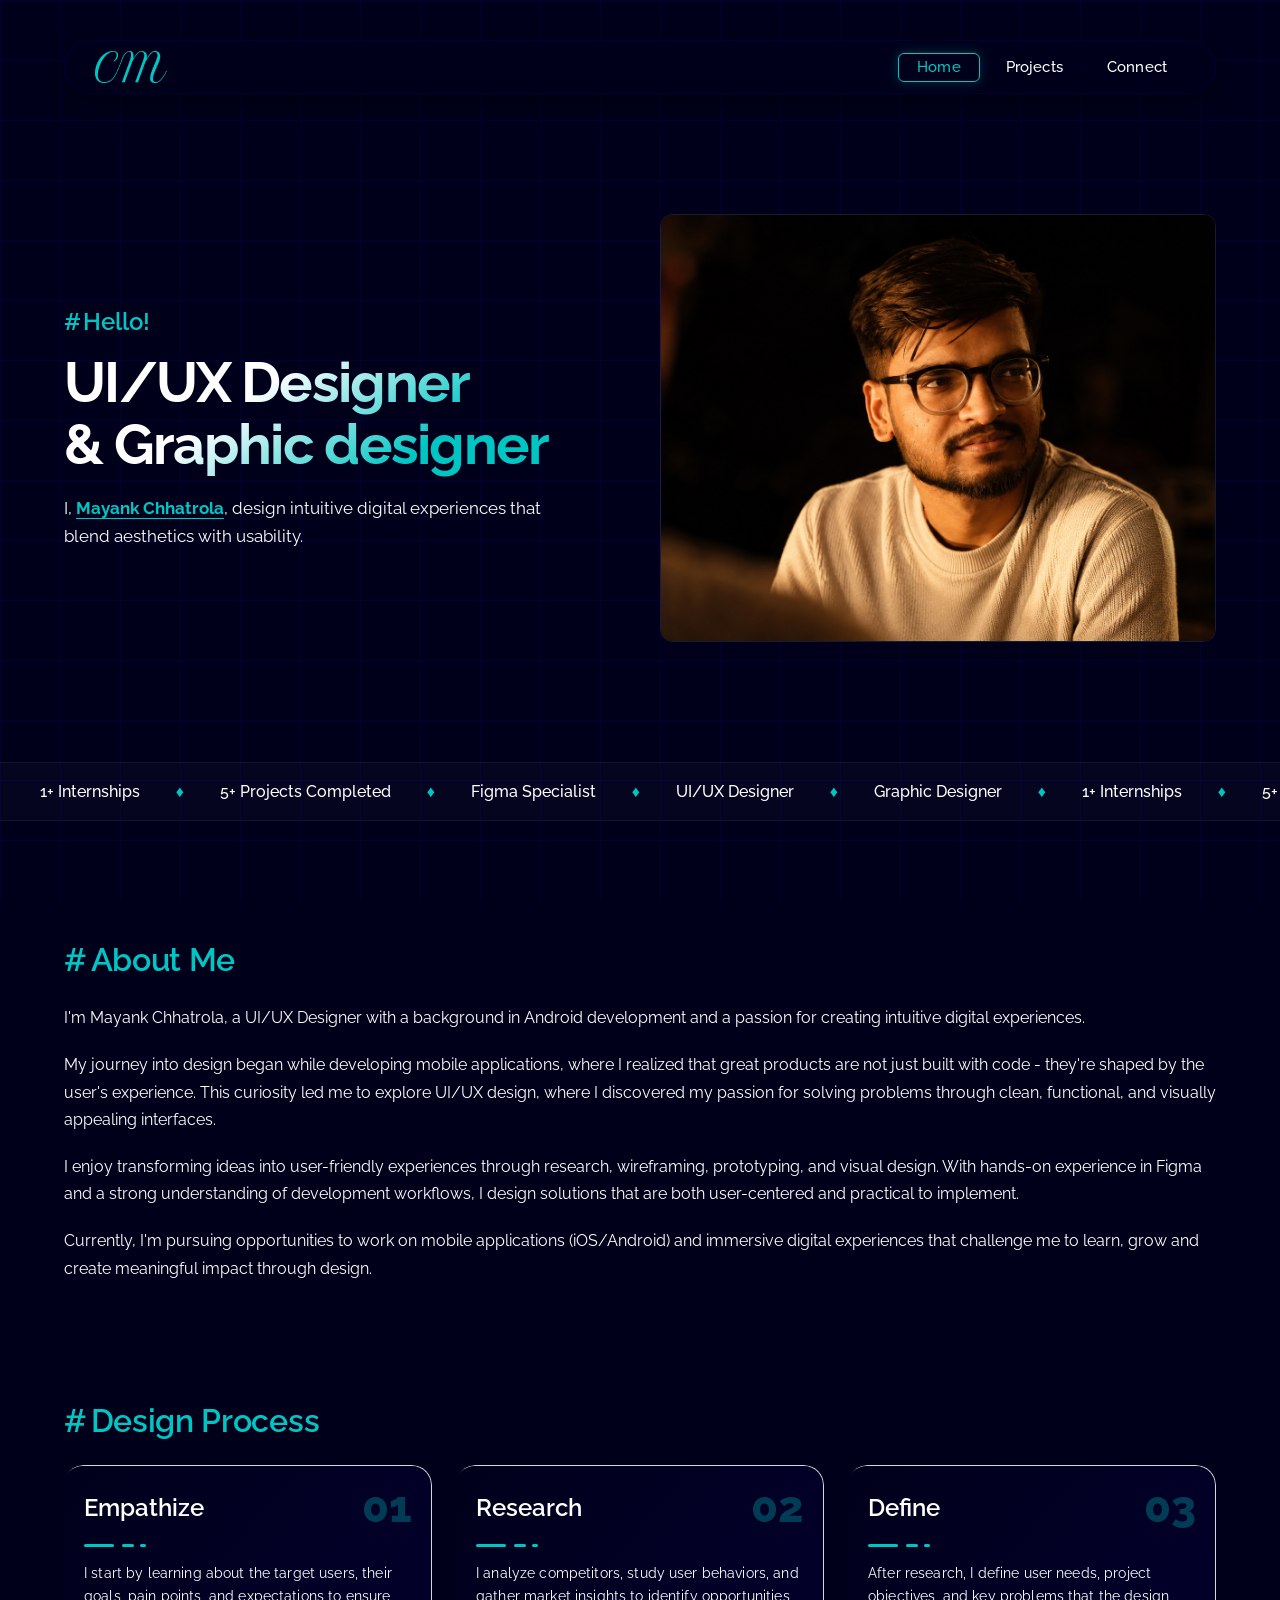
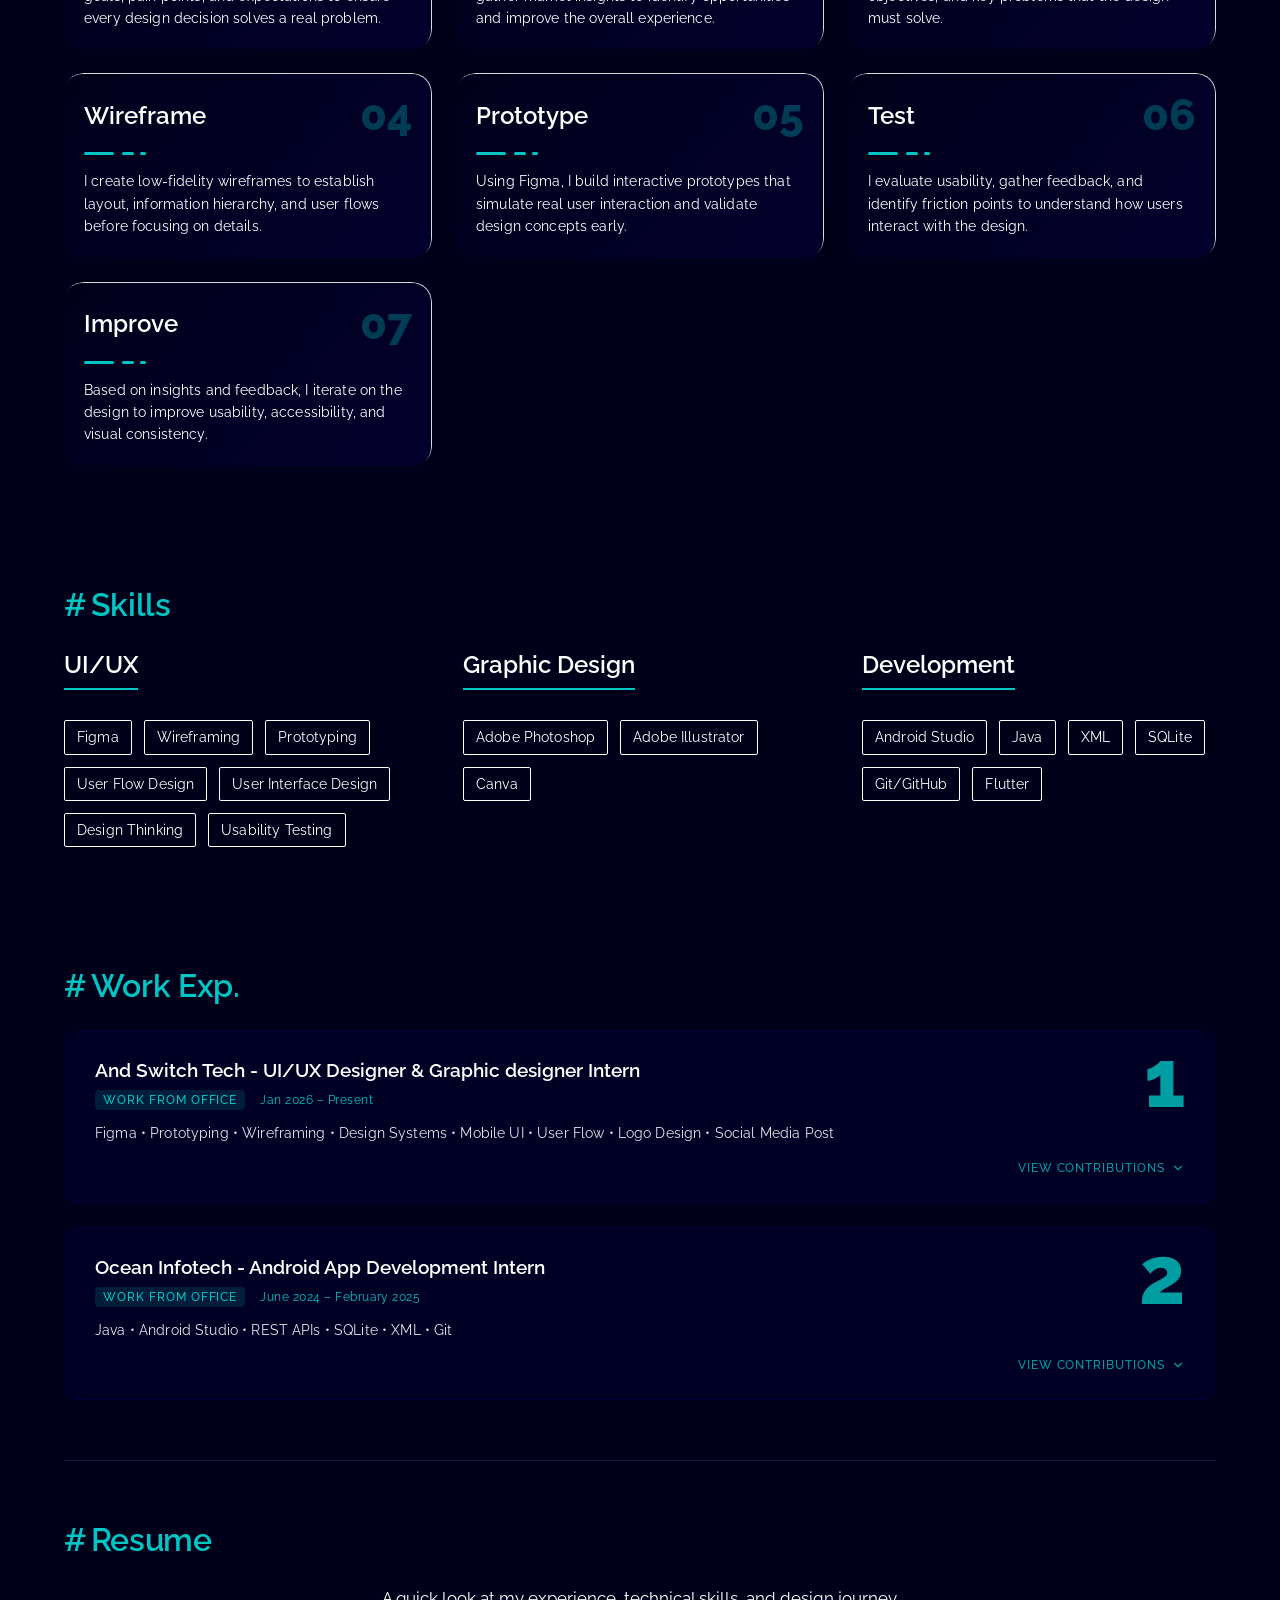
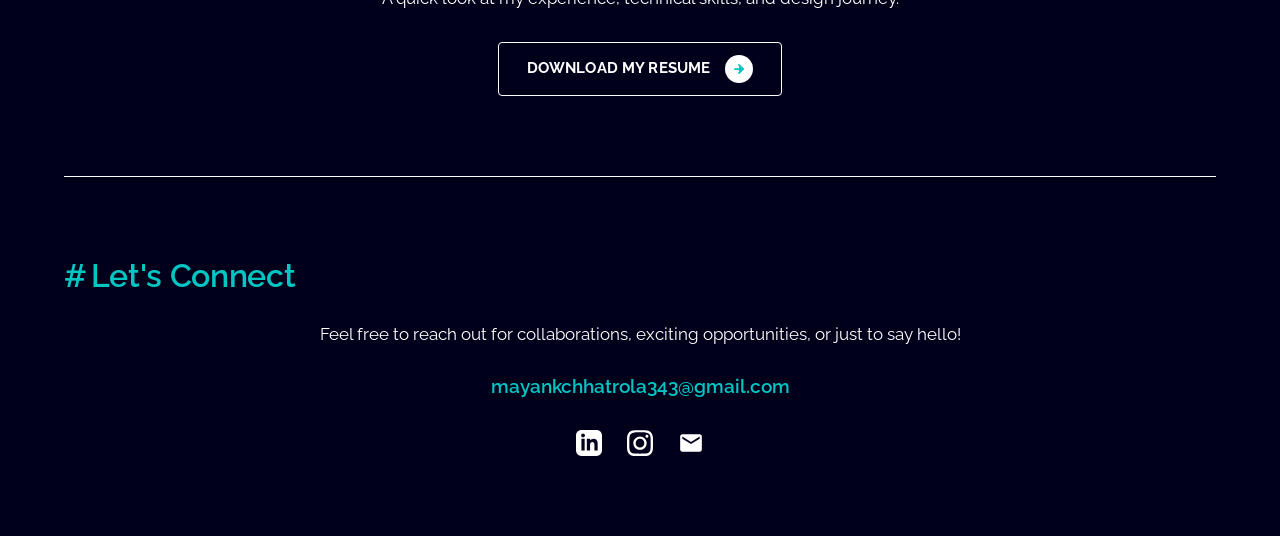
<file: index.html>
<!DOCTYPE html>
<html lang="en">

<head>
  <meta charset="UTF-8">
  <meta name="viewport" content="width=device-width, initial-scale=1.0">
  <title>Mayank Chhatrola | UI/UX & Graphic Designer</title>
  <meta name="description"
    content="Portfolio of Mayank Chhatrola, a UI/UX Designer and Graphic Designer specializing in clean, functional interfaces and beautiful digital experiences.">
  <meta property="og:title" content="Mayank Chhatrola | UI/UX & Graphic Designer">
  <meta property="og:description"
    content="Portfolio of Mayank Chhatrola, a UI/UX Designer and Graphic Designer specializing in clean, functional interfaces and beautiful digital experiences.">
  <meta property="og:image" content="assets/hero-image.png">
  <meta property="og:type" content="website">
  <meta name="twitter:card" content="summary_large_image">
  <link rel="preconnect" href="https://fonts.googleapis.com">
  <link rel="preconnect" href="https://fonts.gstatic.com" crossorigin>
  <link rel="stylesheet" href="style.css?v=3">
  <link rel="icon" type="image/png" href="assets/favicon.png">
</head>

<body>

  <!-- Navigation capsule header -->
  <header class="container header-nav">
    <nav class="nav-capsule">
      <a href="index.html" class="logo-link">
        <img class="logo-img" src="assets/logo.png" alt="Mayank Chhatrola Logo">
      </a>
      <button class="nav-toggle-btn js-nav-toggle" aria-label="Toggle Navigation" aria-expanded="false"
        aria-controls="mobile-menu">
        <span class="bar"></span>
        <span class="bar"></span>
        <span class="bar"></span>
      </button>
      <ul class="nav-menu" id="mobile-menu">
        <li class="nav-item">
          <a href="index.html" class="nav-link js-nav-link">Home</a>
        </li>
        <li class="nav-separator">|</li>
        <li class="nav-item">
          <a href="projects.html" class="nav-link js-nav-link">Projects</a>
        </li>
        <li class="nav-separator">|</li>
        <li class="nav-item">
          <a href="connect.html" class="nav-link js-nav-link">Connect</a>
        </li>
      </ul>
    </nav>
  </header>

  <main class="container">

    <!-- Hero Section -->
    <section class="hero-section">
      <div class="hero-text-col">
        <div class="hero-greeting">Hello!</div>
        <h1 class="hero-gradient-title">
          UI/UX Designer<br>
          &amp; Graphic designer
        </h1>
        <p class="hero-description">
          I, <span class="name-highlight">Mayank Chhatrola</span>, design intuitive digital experiences that blend
          aesthetics with usability.
        </p>
      </div>
      <div class="hero-img-col">
        <!-- Image placeholder with JS handler link -->
        <img class="image-placeholder js-portfolio-image" src="assets/hero-image.png"
          alt="Mayank Chhatrola Hero Profile Mockup" decoding="async" loading="eager">
      </div>

    </section>

    <!-- Scrolling Icons Marquee Section -->
    <section class="marquee-container">
      <div class="marquee-content">
        <div class="marquee-track">
          <span class="marquee-item">1+ Internships</span>
          <span class="marquee-item">5+ Projects Completed</span>
          <span class="marquee-item">Figma Specialist</span>
          <span class="marquee-item">UI/UX Designer</span>
          <span class="marquee-item">Graphic Designer</span>
        </div>
        <div class="marquee-track">
          <span class="marquee-item">1+ Internships</span>
          <span class="marquee-item">5+ Projects Completed</span>
          <span class="marquee-item">Figma Specialist</span>
          <span class="marquee-item">UI/UX Designer</span>
          <span class="marquee-item">Graphic Designer</span>
        </div>
        <div class="marquee-track">
          <span class="marquee-item">1+ Internships</span>
          <span class="marquee-item">5+ Projects Completed</span>
          <span class="marquee-item">Figma Specialist</span>
          <span class="marquee-item">UI/UX Designer</span>
          <span class="marquee-item">Graphic Designer</span>
        </div>
        <div class="marquee-track">
          <span class="marquee-item">1+ Internships</span>
          <span class="marquee-item">5+ Projects Completed</span>
          <span class="marquee-item">Figma Specialist</span>
          <span class="marquee-item">UI/UX Designer</span>
          <span class="marquee-item">Graphic Designer</span>
        </div>
      </div>
    </section>

    <!-- About Me Section -->
    <section class="about-section" id="about">
      <h2 class="section-title">About Me</h2>
      <div class="about-text">
        <p>
          I'm Mayank Chhatrola, a UI/UX Designer with a background in Android development and a passion for creating
          intuitive digital experiences.
        </p>
        <p>
          My journey into design began while developing mobile applications, where I realized that great products are
          not just built with code - they're shaped by the user's experience. This curiosity led me to explore UI/UX
          design, where I discovered my passion for solving problems through clean, functional, and visually appealing
          interfaces.
        </p>
        <p>
          I enjoy transforming ideas into user-friendly experiences through research, wireframing, prototyping, and
          visual design. With hands-on experience in Figma and a strong understanding of development workflows, I design
          solutions that are both user-centered and practical to implement.
        </p>
        <p>
          Currently, I'm pursuing opportunities to work on mobile applications (iOS/Android) and immersive digital
          experiences that challenge me to learn, grow and create meaningful impact through design.
        </p>
      </div>
    </section>

    <!-- Design Process Section -->
    <section class="design-process-section">
      <h2 class="section-title">Design Process</h2>

      <div class="process-grid">
        <!-- Box 01 -->
        <div class="process-card">

          <div class="process-header">
            <span class="process-title">Empathize</span>
            <span class="process-number">01</span>
          </div>
          <hr class="process-dashed-line">
          <p class="process-desc">
            I start by learning about the target users, their goals, pain points, and expectations to ensure every
            design decision solves a real problem.
          </p>
        </div>

        <!-- Box 02 -->
        <div class="process-card">
          <div class="process-header">
            <span class="process-title">Research</span>
            <span class="process-number">02</span>
          </div>
          <hr class="process-dashed-line">
          <p class="process-desc">
            I analyze competitors, study user behaviors, and gather market insights to identify opportunities and
            improve the overall experience.
          </p>
        </div>

        <!-- Box 03 -->
        <div class="process-card">
          <div class="process-header">
            <span class="process-title">Define</span>
            <span class="process-number">03</span>
          </div>
          <hr class="process-dashed-line">
          <p class="process-desc">
            After research, I define user needs, project objectives, and key problems that the design must solve.
          </p>
        </div>

        <!-- Box 04 -->
        <div class="process-card">
          <div class="process-header">
            <span class="process-title">Wireframe</span>
            <span class="process-number">04</span>
          </div>
          <hr class="process-dashed-line">
          <p class="process-desc">
            I create low-fidelity wireframes to establish layout, information hierarchy, and user flows before focusing
            on details.
          </p>
        </div>

        <!-- Box 05 -->
        <div class="process-card">
          <div class="process-header">
            <span class="process-title">Prototype</span>
            <span class="process-number">05</span>
          </div>
          <hr class="process-dashed-line">
          <p class="process-desc">
            Using Figma, I build interactive prototypes that simulate real user interaction and validate design concepts
            early.
          </p>
        </div>

        <!-- Box 06 -->
        <div class="process-card">
          <div class="process-header">
            <span class="process-title">Test</span>
            <span class="process-number">06</span>
          </div>
          <hr class="process-dashed-line">
          <p class="process-desc">
            I evaluate usability, gather feedback, and identify friction points to understand how users interact with
            the design.
          </p>
        </div>

        <!-- Box 07 -->
        <div class="process-card">
          <div class="process-header">
            <span class="process-title">Improve</span>
            <span class="process-number">07</span>
          </div>
          <hr class="process-dashed-line">
          <p class="process-desc">
            Based on insights and feedback, I iterate on the design to improve usability, accessibility, and visual
            consistency.
          </p>
        </div>
      </div>
    </section>

    <!-- Skills Section -->
    <section class="skills-section">
      <h2 class="section-title">Skills</h2>

      <div class="skills-grid">
        <!-- UI/UX -->
        <div class="skills-col">
          <h3 class="skill-col-title">UI/UX</h3>
          <div class="skill-list">
            <span class="skill-pill">Figma</span>
            <span class="skill-pill">Wireframing</span>
            <span class="skill-pill">Prototyping</span>
            <span class="skill-pill">User Flow Design</span>
            <span class="skill-pill">User Interface Design</span>
            <span class="skill-pill">Design Thinking</span>
            <span class="skill-pill">Usability Testing</span>
          </div>
        </div>

        <!-- Graphic Design -->
        <div class="skills-col">
          <h3 class="skill-col-title">Graphic Design</h3>
          <div class="skill-list">
            <span class="skill-pill">Adobe Photoshop</span>
            <span class="skill-pill">Adobe Illustrator</span>
            <span class="skill-pill">Canva</span>
          </div>
        </div>

        <!-- Development -->
        <div class="skills-col">
          <h3 class="skill-col-title">Development</h3>
          <div class="skill-list">
            <span class="skill-pill">Android Studio</span>
            <span class="skill-pill">Java</span>
            <span class="skill-pill">XML</span>
            <span class="skill-pill">SQLite</span>
            <span class="skill-pill">Git/GitHub</span>
            <span class="skill-pill">Flutter</span>
          </div>
        </div>
      </div>
    </section>

    <!-- Work Exp. Section -->
    <section class="experience-section">
      <h2 class="section-title">Work Exp.</h2>

      <div class="exp-list">
        <!-- Internship 1 (And Switch Tech) -->
        <div class="exp-card js-exp-card">
          <div class="exp-card-header">
            <div class="exp-card-header-left">
              <div class="exp-card-title">And Switch Tech - UI/UX Designer &amp; Graphic designer Intern</div>
              <div class="exp-card-sub">
                <span class="exp-work-tag">Work From Office</span>
                <span class="exp-card-date">Jan 2026 – Present</span>
              </div>
              <div class="exp-card-skills">
                Figma • Prototyping • Wireframing • Design Systems • Mobile UI • User Flow • Logo Design • Social Media
                Post
              </div>
            </div>
            <div class="exp-card-header-right">
              <div class="exp-card-number">1</div>
            </div>
          </div>

          <div class="exp-accordion-toggle" aria-expanded="false" role="button" tabindex="0">
            <span class="js-toggle-text">View Contributions</span>
            <svg class="exp-toggle-icon js-toggle-icon" width="14" height="14" viewBox="0 0 24 24" fill="none"
              stroke="currentColor" stroke-width="2" stroke-linecap="round" stroke-linejoin="round" aria-hidden="true">
              <polyline points="6 9 12 15 18 9"></polyline>
            </svg>
          </div>

          <div class="exp-card-details js-exp-details" aria-hidden="true">
            <div class="exp-details-inner">
              <h4 class="exp-details-title">Key Contributions</h4>
              <ul class="exp-details-list">
                <li>Designed mobile application wireframes and high-fidelity UI screens in Figma following modern design
                  principles.</li>
                <li>Built interactive prototypes to validate user flows and improve navigation before development.</li>
                <li>Collaborated closely with developers to ensure accurate implementation and maintain design
                  consistency.</li>
                <li>Applied typography, spacing, color systems, and visual hierarchy to create clean, accessible
                  interfaces.</li>
                <li>Participated in design reviews and iterated on feedback to continuously enhance the user experience.
                </li>
                <li>Created supporting visual assets, including icons and illustrations, to strengthen the product's
                  visual identity.</li>
              </ul>
            </div>
          </div>
        </div>

        <!-- Internship 2 (Ocean Infotech) -->
        <div class="exp-card js-exp-card">
          <div class="exp-card-header">
            <div class="exp-card-header-left">
              <div class="exp-card-title">Ocean Infotech - Android App Development Intern</div>
              <div class="exp-card-sub">
                <span class="exp-work-tag">Work From Office</span>
                <span class="exp-card-date">June 2024 – February 2025</span>
              </div>
              <div class="exp-card-skills">
                Java • Android Studio • REST APIs • SQLite • XML • Git
              </div>
            </div>
            <div class="exp-card-header-right">
              <div class="exp-card-number">2</div>
            </div>
          </div>

          <div class="exp-accordion-toggle" aria-expanded="false" role="button" tabindex="0">
            <span class="js-toggle-text">View Contributions</span>
            <svg class="exp-toggle-icon js-toggle-icon" width="14" height="14" viewBox="0 0 24 24" fill="none"
              stroke="currentColor" stroke-width="2" stroke-linecap="round" stroke-linejoin="round" aria-hidden="true">
              <polyline points="6 9 12 15 18 9"></polyline>
            </svg>
          </div>

          <div class="exp-card-details js-exp-details" aria-hidden="true">
            <div class="exp-details-inner">
              <h4 class="exp-details-title">Key Contributions</h4>
              <ul class="exp-details-list">
                <li>Designed mobile application wireframes and high-fidelity UI screens in Figma following modern design
                  principles.</li>
                <li>Built interactive prototypes to validate user flows and improve navigation before development.</li>
                <li>Collaborated closely with developers to ensure accurate implementation and maintain design
                  consistency.</li>
                <li>Applied typography, spacing, color systems, and visual hierarchy to create clean, accessible
                  interfaces.</li>
                <li>Participated in design reviews and iterated on feedback to continuously enhance the user experience.
                </li>
                <li>Created supporting visual assets, including icons and illustrations, to strengthen the product's
                  visual identity.</li>
              </ul>
            </div>
          </div>
        </div>
      </div>
    </section>

    <!-- Resume Section -->
    <section class="resume-section">
      <h2 class="section-title" id="resume">Resume</h2>
      <p class="resume-desc">A quick look at my experience, technical skills, and design journey.</p>
      <div class="resume-btn-container">
        <a href="https://drive.google.com/file/d/1R5UTIlZV-FswyALr0wPgxHbS539or9gP/view?usp=sharing" target="_blank"
          class="btn-download-resume js-download-resume">
          <span>DOWNLOAD MY RESUME</span>
          <div class="arrow-circle">
            <!-- Arrow SVG -->
            <svg class="resume-arrow-icon" viewBox="0 0 24 24" fill="none" stroke="currentColor" stroke-width="3"
              stroke-linecap="round" stroke-linejoin="round">
              <line x1="5" y1="12" x2="19" y2="12"></line>
              <polyline points="12 5 19 12 12 19"></polyline>
            </svg>
          </div>
        </a>
      </div>
    </section>

    <!-- Let's Connect Footer -->
    <footer class="connect-section" id="connect">
      <h2 class="section-title">Let's Connect</h2>
      <p class="connect-desc">Feel free to reach out for collaborations, exciting opportunities, or just to say hello!
      </p>
      <a href="mailto:mayankchhatrola343@gmail.com" class="connect-email">mayankchhatrola343@gmail.com</a>

      <ul class="social-links">
        <li>
          <a href="https://www.linkedin.com/in/mayank-chhatrola-0a7b10292" target="_blank" aria-label="LinkedIn"
            class="social-icon-link">
            <!-- LinkedIn SVG Icon -->
            <svg viewBox="0 0 24 24">
              <path
                d="M19 0h-14c-2.761 0-5 2.239-5 5v14c0 2.761 2.239 5 5 5h14c2.762 0 5-2.239 5-5v-14c0-2.761-2.238-5-5-5zm-11 19h-3v-11h3v11zm-1.5-12.268c-.966 0-1.75-.779-1.75-1.75s.784-1.75 1.75-1.75 1.75.779 1.75 1.75-.784 1.75-1.75 1.75zm13.5 12.268h-3v-5.604c0-3.368-4-3.113-4 0v5.604h-3v-11h3v1.765c1.396-2.586 7-2.777 7 2.476v6.759z" />
            </svg>
          </a>
        </li>
        <li>
          <a href="https://www.instagram.com/mayank.chhatrola?igsh=YTh2ZDJmMm5wZDFm" target="_blank"
            aria-label="Instagram" class="social-icon-link">
            <!-- Instagram SVG Icon -->
            <svg viewBox="0 0 24 24">
              <path
                d="M12 2.163c3.204 0 3.584.012 4.85.07 3.252.148 4.771 1.691 4.919 4.919.058 1.265.069 1.645.069 4.849 0 3.205-.012 3.584-.069 4.849-.149 3.225-1.664 4.771-4.919 4.919-1.266.058-1.644.07-4.85.07-3.204 0-3.584-.012-4.849-.07-3.26-.149-4.771-1.699-4.919-4.92-.058-1.265-.07-1.644-.07-4.849 0-3.204.013-3.583.07-4.849.149-3.227 1.664-4.771 4.919-4.919 1.266-.057 1.645-.069 4.849-.069zm0-2c-3.259 0-3.667.014-4.947.072-4.358.2-6.78 2.618-6.98 6.98-.059 1.281-.073 1.689-.073 4.948 0 3.259.014 3.668.072 4.948.2 4.358 2.618 6.78 6.98 6.98 1.281.058 1.689.072 4.948.072 3.259 0 3.668-.014 4.948-.072 4.354-.2 6.782-2.618 6.979-6.98.059-1.28.073-1.689.073-4.948 0-3.259-.014-3.667-.072-4.947-.196-4.354-2.617-6.78-6.979-6.98-1.281-.059-1.69-.073-4.949-.073zm0 5.838c-3.403 0-6.162 2.759-6.162 6.162s2.759 6.163 6.162 6.163 6.162-2.759 6.162-6.163c0-3.403-2.759-6.162-6.162-6.162zm0 10.162c-2.209 0-4-1.79-4-4 0-2.209 1.791-4 4-4s4 1.791 4 4c0 2.21-1.791 4-4 4zm6.406-11.845c-.796 0-1.441.645-1.441 1.44s.645 1.44 1.441 1.44c.795 0 1.439-.645 1.439-1.44s-.644-1.44-1.439-1.44z" />
            </svg>
          </a>
        </li>
        <li>
          <a href="mailto:mayankchhatrola343@gmail.com" target="_blank" aria-label="Gmail" class="social-icon-link">
            <!-- Gmail SVG Envelope Icon -->
            <svg viewBox="0 0 24 24">
              <path
                d="M20 4H4c-1.1 0-1.99.9-1.99 2L2 18c0 1.1.9 2 2 2h16c1.1 0 2-.9 2-2V6c0-1.1-.9-2-2-2zm0 4l-8 5-8-5V6l8 5 8-5v2z" />
            </svg>
          </a>
        </li>
      </ul>
    </footer>

  </main>

  <script src="script.js"></script>
</body>

</html>
</file>
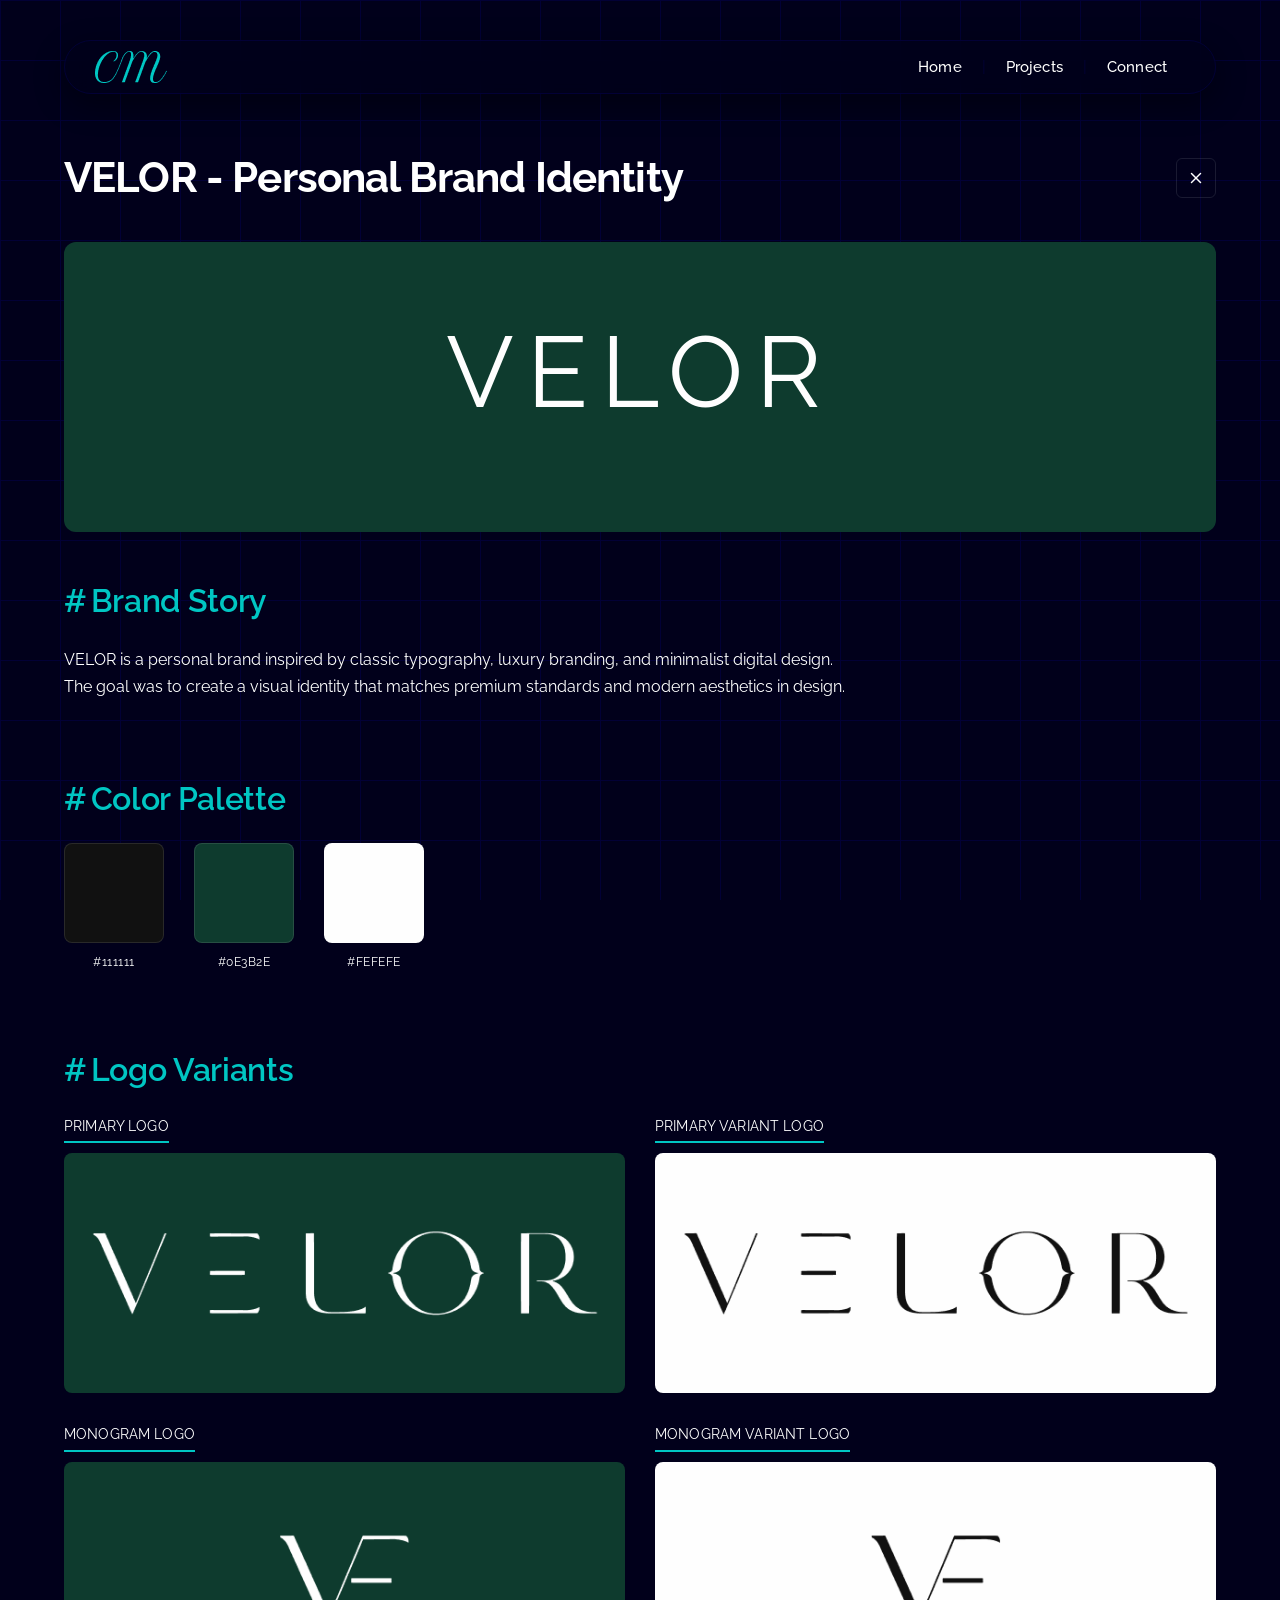
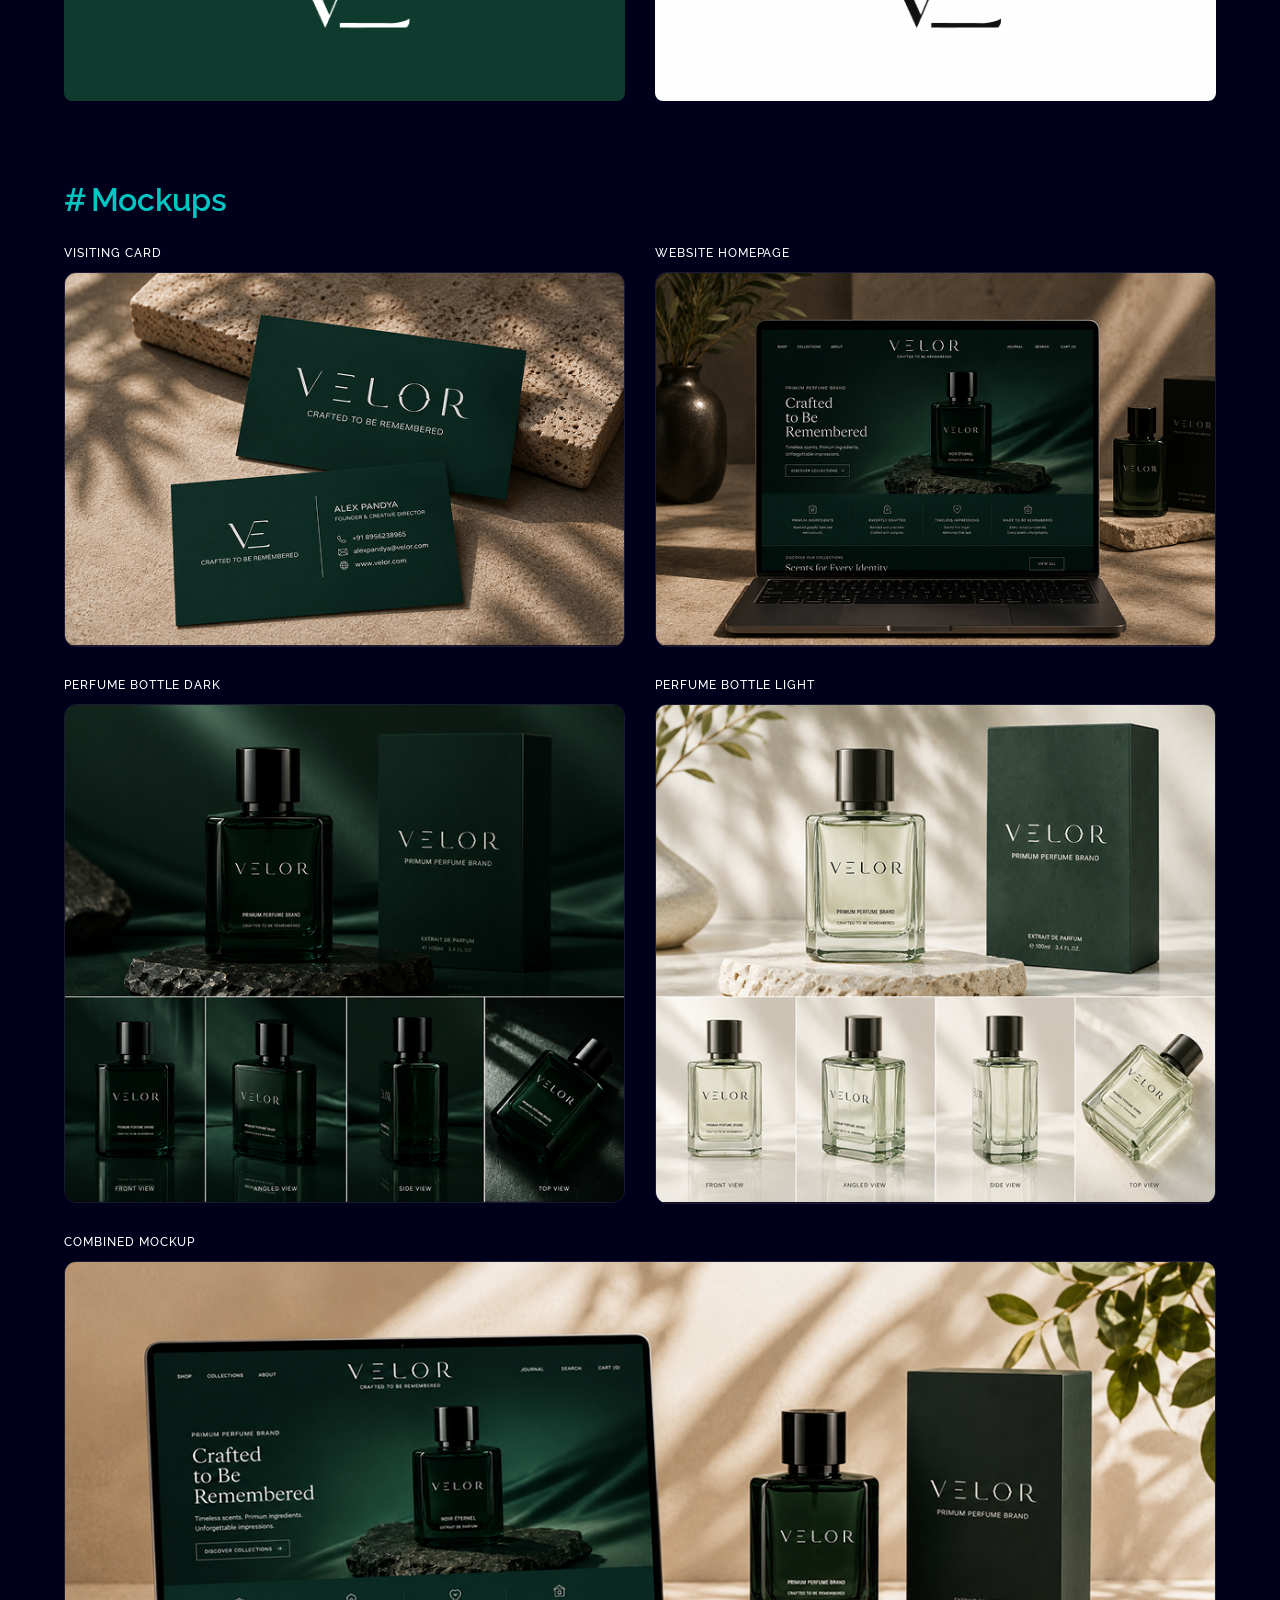
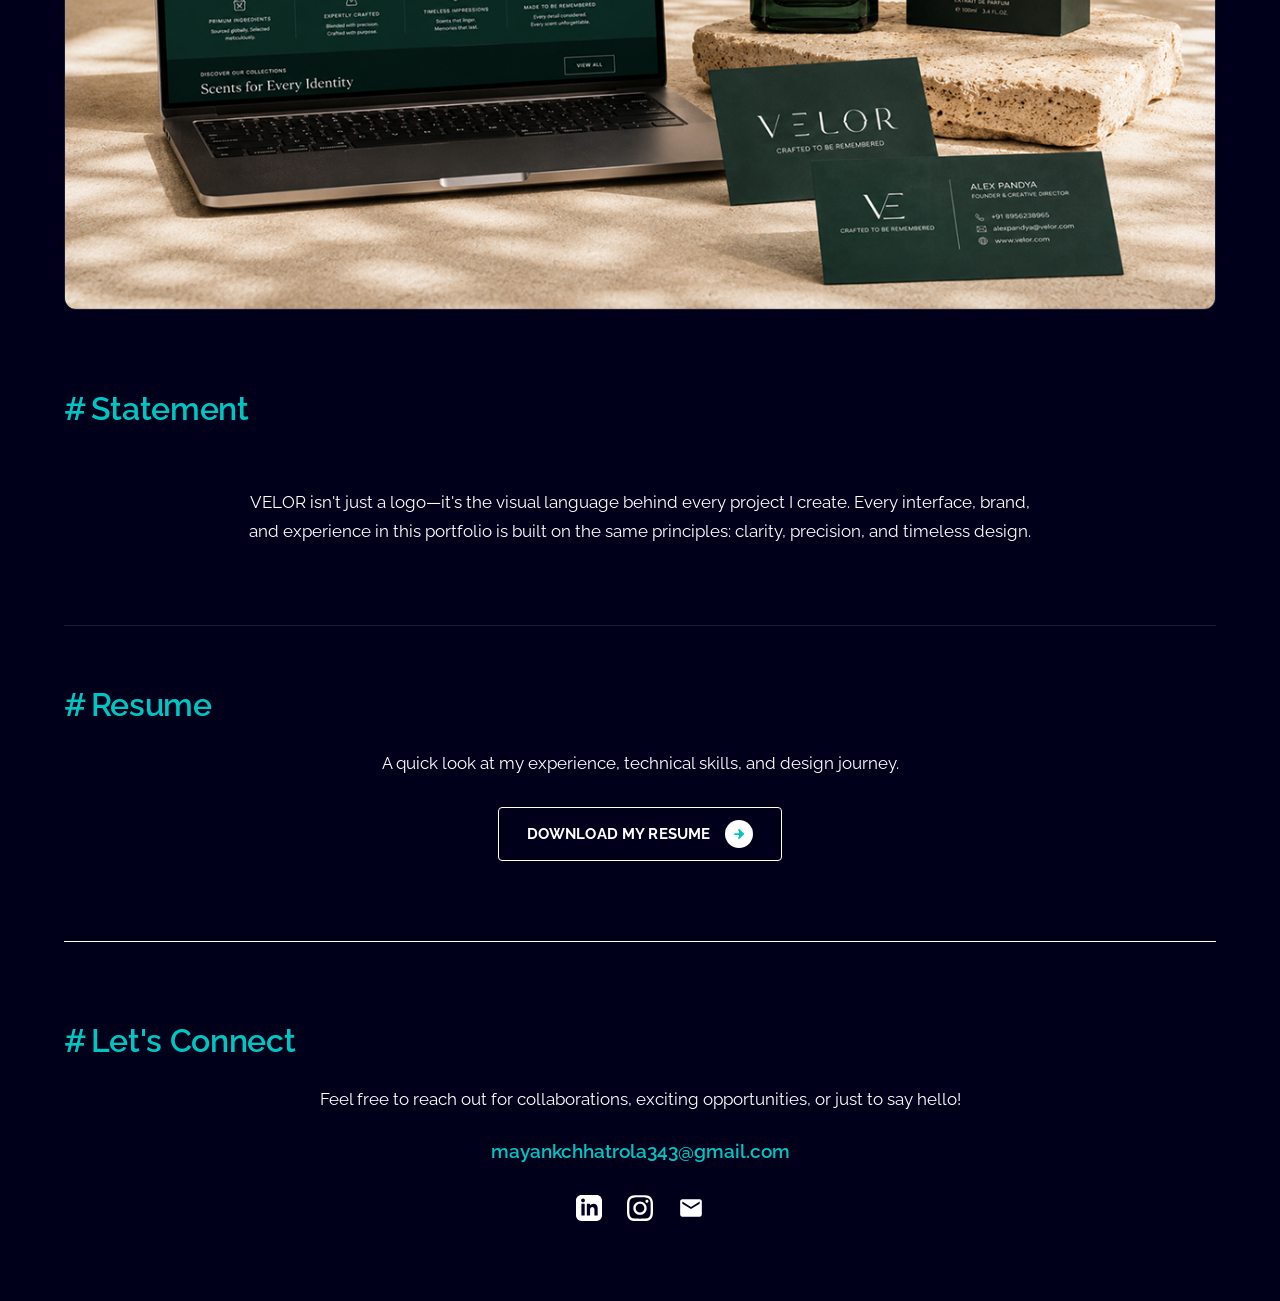
<file: brand-identity.html>
<!DOCTYPE html>
<html lang="en">

<head>
  <meta charset="UTF-8">
  <meta name="viewport" content="width=device-width, initial-scale=1.0">
  <title>Velor - Personal Brand Identity | Mayank Chhatrola</title>
  <meta name="description"
    content="Detailed presentation of Velor personal brand identity, brand story, color palettes, logo variants, and design mockups.">
  <meta property="og:title" content="Velor - Personal Brand Identity | Mayank Chhatrola">
  <meta property="og:description"
    content="Detailed presentation of Velor personal brand identity, brand story, color palettes, logo variants, and design mockups.">
  <meta property="og:image" content="assets/hero-image.png">
  <meta property="og:type" content="website">
  <meta name="twitter:card" content="summary_large_image">
  <link rel="preconnect" href="https://fonts.googleapis.com">
  <link rel="preconnect" href="https://fonts.gstatic.com" crossorigin>
  <link rel="stylesheet" href="style.css?v=3">
  <link rel="icon" type="image/png" href="assets/favicon.png">
</head>

<body>

  <!-- Navigation capsule header -->
  <header class="container header-nav">
    <nav class="nav-capsule">
      <a href="index.html" class="logo-link">
        <img class="logo-img" src="assets/logo.png" alt="Mayank Chhatrola Logo">
      </a>
      <button class="nav-toggle-btn js-nav-toggle" aria-label="Toggle Navigation" aria-expanded="false"
        aria-controls="mobile-menu">
        <span class="bar"></span>
        <span class="bar"></span>
        <span class="bar"></span>
      </button>
      <ul class="nav-menu" id="mobile-menu">
        <li class="nav-item">
          <a href="index.html" class="nav-link js-nav-link">Home</a>
        </li>
        <li class="nav-separator">|</li>
        <li class="nav-item">
          <a href="projects.html" class="nav-link js-nav-link">Projects</a>
        </li>
        <li class="nav-separator">|</li>
        <li class="nav-item">
          <a href="connect.html" class="nav-link js-nav-link">Connect</a>
        </li>
      </ul>
    </nav>
  </header>

  <main class="container">

    <!-- Brand Page Header with Close Button -->
    <div class="brand-page-header">
      <h1 class="brand-page-title">VELOR - Personal Brand Identity</h1>
      <a href="projects.html" class="btn-close" aria-label="Close and return to Projects">
        <!-- Close icon (X) -->
        <svg width="18" height="18" viewBox="0 0 24 24" fill="none" stroke="currentColor" stroke-width="2"
          stroke-linecap="round" stroke-linejoin="round">
          <line x1="18" y1="6" x2="6" y2="18"></line>
          <line x1="6" y1="6" x2="18" y2="18"></line>
        </svg>
      </a>
    </div>

    <!-- Main Brand Identity Banner -->
    <section style="margin-bottom: 50px;">
      <div class="brand-identity-banner-container" style="cursor: default;">
        <div class="brand-identity-logo-text">Velor</div>
      </div>
    </section>

    <!-- Brand Story Section -->
    <section class="project-category-section">
      <h2 class="section-title">Brand Story</h2>
      <p class="brand-story-text">
        VELOR is a personal brand inspired by classic typography, luxury branding, and minimalist digital design. The
        goal was to create a visual identity that matches premium standards and modern aesthetics in design.
      </p>
    </section>

    <!-- Color Palette Section -->
    <section class="project-category-section">
      <h2 class="section-title">Color Palette</h2>
      <div class="color-palette-list">
        <!-- Swatch 1 -->
        <div class="color-palette-card">
          <div class="color-box dark-background" title="Dark Green"></div>
          <span class="color-hex">#111111</span>
        </div>
        <!-- Swatch 2 -->
        <div class="color-palette-card">
          <div class="color-box forest-green" title="Forest Green"></div>
          <span class="color-hex">#0E3B2E</span>
        </div>
        <!-- Swatch 3 -->
        <div class="color-palette-card">
          <div class="color-box off-white" title="Off White"></div>
          <span class="color-hex">#FEFEFE</span>
        </div>
      </div>
    </section>

    <!-- Logo Variants Section -->
    <section class="project-category-section">
      <h2 class="section-title">Logo Variants</h2>

      <div class="logo-variants-grid">
        <!-- Variant 1 -->
        <div class="logo-variant-card">
          <span class="logo-variant-label">Primary Logo</span>
          <div class="logo-variant-img-box">
            <img class="js-portfolio-image" src="assets/velor-logo-primary.png"
              alt="Primary Logo Variant (VELOR white on green background)">
          </div>
        </div>

        <!-- Variant 2 -->
        <div class="logo-variant-card">
          <span class="logo-variant-label">Primary Variant Logo</span>
          <div class="logo-variant-img-box light-variant">
            <img class="js-portfolio-image" src="assets/velor-logo-variant.png"
              alt="Primary Variant Logo (VELOR green on white background)">
          </div>
        </div>

        <!-- Variant 3 -->
        <div class="logo-variant-card">
          <span class="logo-variant-label">Monogram Logo</span>
          <div class="logo-variant-img-box">
            <img class="js-portfolio-image" src="assets/velor-logo-mono.png"
              alt="Monogram Logo Variant (VE white on green background)">
          </div>
        </div>

        <!-- Variant 4 -->
        <div class="logo-variant-card">
          <span class="logo-variant-label">Monogram Variant Logo</span>
          <div class="logo-variant-img-box light-variant">
            <img class="js-portfolio-image" src="assets/velor-logo-mono-variant.png"
              alt="Monogram Variant Logo (VE green on white background)">
          </div>
        </div>
      </div>
    </section>

    <!-- Mockups Section -->
    <section class="project-category-section">
      <h2 class="section-title">Mockups</h2>

      <div class="mockups-grid">
        <!-- Mockup 1 -->
        <div class="mockup-card">
          <span class="mockup-label">Visiting Card</span>
          <div class="mockup-img-box">
            <img class="image-placeholder js-portfolio-image" src="assets/mockup-visiting-card.png"
              alt="Velor Business Card Print Mockup" loading="lazy" decoding="async">
          </div>
        </div>

        <!-- Mockup 2 -->
        <div class="mockup-card">
          <span class="mockup-label">Website Homepage</span>
          <div class="mockup-img-box">
            <img class="image-placeholder js-portfolio-image" src="assets/mockup-website.png"
              alt="Velor Website Homepage UI Screen Mockup" loading="lazy" decoding="async">
          </div>
        </div>

        <!-- Mockup 3 -->
        <div class="mockup-card">
          <span class="mockup-label">Perfume Bottle Dark</span>
          <div class="mockup-img-box">
            <img class="image-placeholder js-portfolio-image" src="assets/mockup-perfume-dark.png"
              alt="Velor Dark Edition Perfume Packaging Mockup" loading="lazy" decoding="async">
          </div>
        </div>

        <!-- Mockup 4 -->
        <div class="mockup-card">
          <span class="mockup-label">Perfume Bottle Light</span>
          <div class="mockup-img-box">
            <img class="image-placeholder js-portfolio-image" src="assets/mockup-perfume-light.png"
              alt="Velor Light Edition Perfume Packaging Mockup" loading="lazy" decoding="async">
          </div>
        </div>

        <!-- Mockup 5 (Full Width) -->
        <div class="mockup-card full-width">
          <span class="mockup-label">Combined Mockup</span>
          <div class="mockup-img-box large">
            <img class="image-placeholder js-portfolio-image" src="assets/mockup-combined.png"
              alt="Velor Combined Stationery, Perfume and Website Interface Mockup" loading="lazy" decoding="async">
          </div>
        </div>
      </div>
    </section>

    <!-- Statement Section -->
    <section class="project-category-section">
      <h2 class="section-title">Statement</h2>
      <p class="brand-statement-text">
        VELOR isn't just a logo—it's the visual language behind every project I create. Every interface, brand, and
        experience in this portfolio is built on the same principles: clarity, precision, and timeless design.
      </p>
    </section>

    <!-- Resume Section -->
    <section class="resume-section">
      <h2 class="section-title" id="resume">Resume</h2>
      <p class="resume-desc">A quick look at my experience, technical skills, and design journey.</p>
      <div class="resume-btn-container">
        <a href="https://drive.google.com/file/d/1R5UTIlZV-FswyALr0wPgxHbS539or9gP/view?usp=sharing" target="_blank"
          class="btn-download-resume js-download-resume">
          <span>DOWNLOAD MY RESUME</span>
          <div class="arrow-circle">
            <!-- Arrow SVG -->
            <svg class="resume-arrow-icon" viewBox="0 0 24 24" fill="none" stroke="currentColor" stroke-width="3"
              stroke-linecap="round" stroke-linejoin="round">
              <line x1="5" y1="12" x2="19" y2="12"></line>
              <polyline points="12 5 19 12 12 19"></polyline>
            </svg>
          </div>
        </a>
      </div>
    </section>

    <!-- Let's Connect Footer -->
    <footer class="connect-section" id="connect">
      <h2 class="section-title">Let's Connect</h2>
      <p class="connect-desc">Feel free to reach out for collaborations, exciting opportunities, or just to say hello!
      </p>
      <a href="mailto:mayankchhatrola343@gmail.com" class="connect-email">mayankchhatrola343@gmail.com</a>

      <ul class="social-links">
        <li>
          <a href="https://www.linkedin.com/in/mayank-chhatrola-0a7b10292" target="_blank" aria-label="LinkedIn"
            class="social-icon-link">
            <!-- LinkedIn SVG Icon -->
            <svg viewBox="0 0 24 24">
              <path
                d="M19 0h-14c-2.761 0-5 2.239-5 5v14c0 2.761 2.239 5 5 5h14c2.762 0 5-2.239 5-5v-14c0-2.761-2.238-5-5-5zm-11 19h-3v-11h3v11zm-1.5-12.268c-.966 0-1.75-.779-1.75-1.75s.784-1.75 1.75-1.75 1.75.779 1.75 1.75-.784 1.75-1.75 1.75zm13.5 12.268h-3v-5.604c0-3.368-4-3.113-4 0v5.604h-3v-11h3v1.765c1.396-2.586 7-2.777 7 2.476v6.759z" />
            </svg>
          </a>
        </li>
        <li>
          <a href="https://www.instagram.com/mayank.chhatrola?igsh=YTh2ZDJmMm5wZDFm" target="_blank"
            aria-label="Instagram" class="social-icon-link">
            <!-- Instagram SVG Icon -->
            <svg viewBox="0 0 24 24">
              <path
                d="M12 2.163c3.204 0 3.584.012 4.85.07 3.252.148 4.771 1.691 4.919 4.919.058 1.265.069 1.645.069 4.849 0 3.205-.012 3.584-.069 4.849-.149 3.225-1.664 4.771-4.919 4.919-1.266.058-1.644.07-4.85.07-3.204 0-3.584-.012-4.849-.07-3.26-.149-4.771-1.699-4.919-4.92-.058-1.265-.07-1.644-.07-4.849 0-3.204.013-3.583.07-4.849.149-3.227 1.664-4.771 4.919-4.919 1.266-.057 1.645-.069 4.849-.069zm0-2c-3.259 0-3.667.014-4.947.072-4.358.2-6.78 2.618-6.98 6.98-.059 1.281-.073 1.689-.073 4.948 0 3.259.014 3.668.072 4.948.2 4.358 2.618 6.78 6.98 6.98 1.281.058 1.689.072 4.948.072 3.259 0 3.668-.014 4.948-.072 4.354-.2 6.782-2.618 6.979-6.98.059-1.28.073-1.689.073-4.948 0-3.259-.014-3.667-.072-4.947-.196-4.354-2.617-6.78-6.979-6.98-1.281-.059-1.69-.073-4.949-.073zm0 5.838c-3.403 0-6.162 2.759-6.162 6.162s2.759 6.163 6.162 6.163 6.162-2.759 6.162-6.163c0-3.403-2.759-6.162-6.162-6.162zm0 10.162c-2.209 0-4-1.79-4-4 0-2.209 1.791-4 4-4s4 1.791 4 4c0 2.21-1.791 4-4 4zm6.406-11.845c-.796 0-1.441.645-1.441 1.44s.645 1.44 1.441 1.44c.795 0 1.439-.645 1.439-1.44s-.644-1.44-1.439-1.44z" />
            </svg>
          </a>
        </li>
        <li>
          <a href="mailto:mayankchhatrola343@gmail.com" target="_blank" aria-label="Gmail" class="social-icon-link">
            <!-- Gmail SVG Envelope Icon -->
            <svg viewBox="0 0 24 24">
              <path
                d="M20 4H4c-1.1 0-1.99.9-1.99 2L2 18c0 1.1.9 2 2 2h16c1.1 0 2-.9 2-2V6c0-1.1-.9-2-2-2zm0 4l-8 5-8-5V6l8 5 8-5v2z" />
            </svg>
          </a>
        </li>
      </ul>
    </footer>

  </main>

  <script src="script.js"></script>
</body>

</html>
</file>
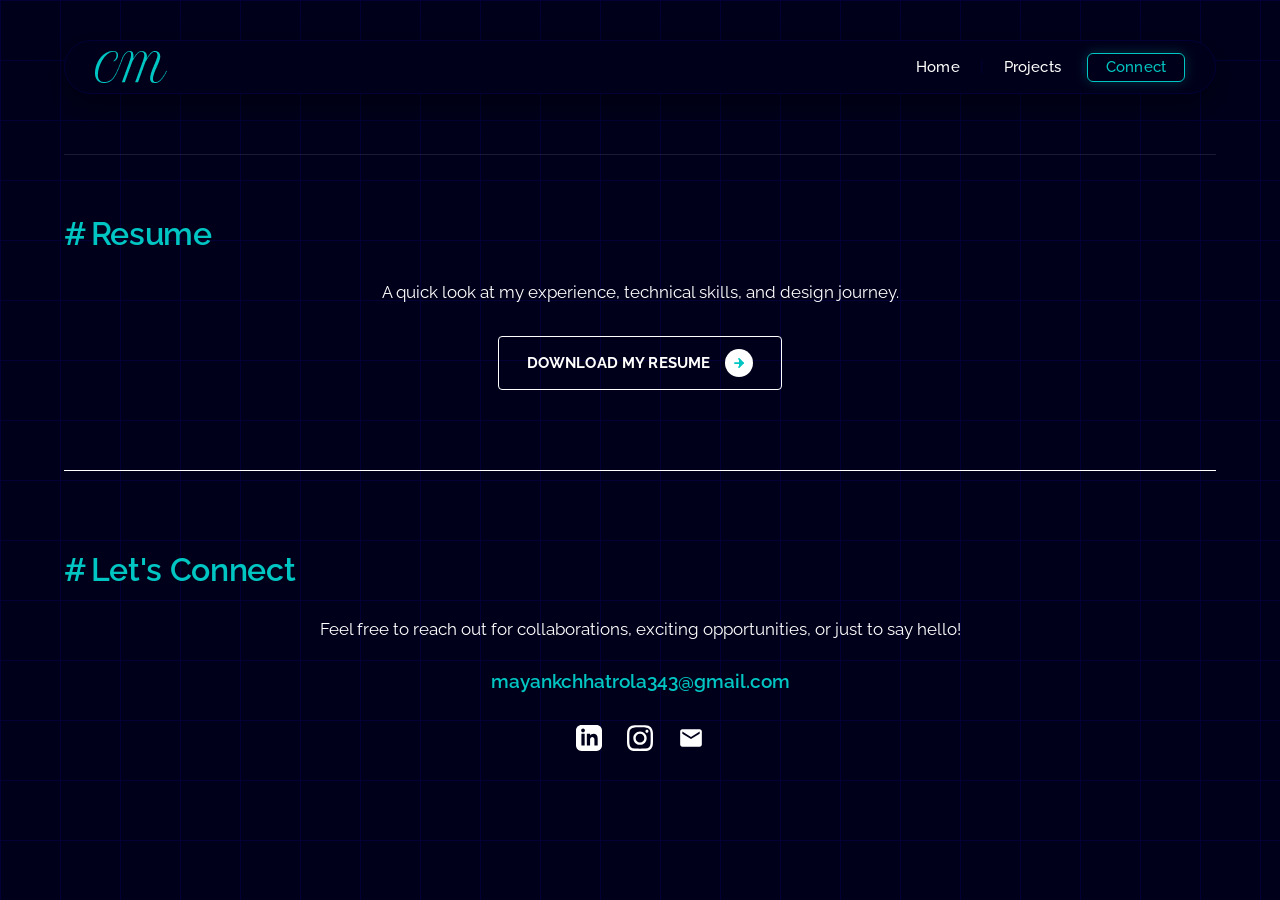
<file: connect.html>
<!DOCTYPE html>
<html lang="en">

<head>
  <meta charset="UTF-8">
  <meta name="viewport" content="width=device-width, initial-scale=1.0">
  <title>Connect - Mayank Chhatrola</title>
  <meta name="description"
    content="Get in touch with Mayank Chhatrola for UI/UX and Graphic Design projects, collaborations, or inquiries.">
  <meta property="og:title" content="Connect - Mayank Chhatrola">
  <meta property="og:description"
    content="Get in touch with Mayank Chhatrola for UI/UX and Graphic Design projects, collaborations, or inquiries.">
  <meta property="og:image" content="assets/hero-image.png">
  <meta property="og:type" content="website">
  <meta name="twitter:card" content="summary_large_image">
  <link rel="preconnect" href="https://fonts.googleapis.com">
  <link rel="preconnect" href="https://fonts.gstatic.com" crossorigin>
  <link rel="stylesheet" href="style.css?v=3">
  <link rel="icon" type="image/png" href="assets/favicon.png">
</head>

<body>

  <!-- Navigation capsule header -->
  <header class="container header-nav">
    <nav class="nav-capsule">
      <a href="index.html" class="logo-link">
        <img class="logo-img" src="assets/logo.png" alt="Mayank Chhatrola Logo">
      </a>
      <button class="nav-toggle-btn js-nav-toggle" aria-label="Toggle Navigation" aria-expanded="false"
        aria-controls="mobile-menu">
        <span class="bar"></span>
        <span class="bar"></span>
        <span class="bar"></span>
      </button>
      <ul class="nav-menu" id="mobile-menu">
        <li class="nav-item">
          <a href="index.html" class="nav-link js-nav-link">Home</a>
        </li>
        <li class="nav-separator">|</li>
        <li class="nav-item">
          <a href="projects.html" class="nav-link js-nav-link">Projects</a>
        </li>
        <li class="nav-separator">|</li>
        <li class="nav-item">
          <a href="connect.html" class="nav-link js-nav-link">Connect</a>
        </li>
      </ul>
    </nav>
  </header>

  <main class="container">  

    <!-- Resume Section -->
    <section class="resume-section">
      <h2 class="section-title" id="resume">Resume</h2>
      <p class="resume-desc">A quick look at my experience, technical skills, and design journey.</p>
      <div class="resume-btn-container">
        <a href="https://drive.google.com/file/d/1R5UTIlZV-FswyALr0wPgxHbS539or9gP/view?usp=sharing" target="_blank"
          class="btn-download-resume js-download-resume">
          <span>DOWNLOAD MY RESUME</span>
          <div class="arrow-circle">
            <!-- Arrow SVG -->
            <svg class="resume-arrow-icon" viewBox="0 0 24 24" fill="none" stroke="currentColor" stroke-width="3"
              stroke-linecap="round" stroke-linejoin="round">
              <line x1="5" y1="12" x2="19" y2="12"></line>
              <polyline points="12 5 19 12 12 19"></polyline>
            </svg>
          </div>
        </a>
      </div>
    </section>

    <!-- Let's Connect Footer -->
    <footer class="connect-section" id="connect">
      <h2 class="section-title">Let's Connect</h2>
      <p class="connect-desc">Feel free to reach out for collaborations, exciting opportunities, or just to say hello!
      </p>
      <a href="mailto:mayankchhatrola343@gmail.com" class="connect-email">mayankchhatrola343@gmail.com</a>

      <ul class="social-links">
        <li>
          <a href="https://www.linkedin.com/in/mayank-chhatrola-0a7b10292" target="_blank" aria-label="LinkedIn"
            class="social-icon-link">
            <!-- LinkedIn SVG Icon -->
            <svg viewBox="0 0 24 24">
              <path
                d="M19 0h-14c-2.761 0-5 2.239-5 5v14c0 2.761 2.239 5 5 5h14c2.762 0 5-2.239 5-5v-14c0-2.761-2.238-5-5-5zm-11 19h-3v-11h3v11zm-1.5-12.268c-.966 0-1.75-.779-1.75-1.75s.784-1.75 1.75-1.75 1.75.779 1.75 1.75-.784 1.75-1.75 1.75zm13.5 12.268h-3v-5.604c0-3.368-4-3.113-4 0v5.604h-3v-11h3v1.765c1.396-2.586 7-2.777 7 2.476v6.759z" />
            </svg>
          </a>
        </li>
        <li>
          <a href="https://www.instagram.com/mayank.chhatrola?igsh=YTh2ZDJmMm5wZDFm" target="_blank"
            aria-label="Instagram" class="social-icon-link">
            <!-- Instagram SVG Icon -->
            <svg viewBox="0 0 24 24">
              <path
                d="M12 2.163c3.204 0 3.584.012 4.85.07 3.252.148 4.771 1.691 4.919 4.919.058 1.265.069 1.645.069 4.849 0 3.205-.012 3.584-.069 4.849-.149 3.225-1.664 4.771-4.919 4.919-1.266.058-1.644.07-4.85.07-3.204 0-3.584-.012-4.849-.07-3.26-.149-4.771-1.699-4.919-4.92-.058-1.265-.07-1.644-.07-4.849 0-3.204.013-3.583.07-4.849.149-3.227 1.664-4.771 4.919-4.919 1.266-.057 1.645-.069 4.849-.069zm0-2c-3.259 0-3.667.014-4.947.072-4.358.2-6.78 2.618-6.98 6.98-.059 1.281-.073 1.689-.073 4.948 0 3.259.014 3.668.072 4.948.2 4.358 2.618 6.78 6.98 6.98 1.281.058 1.689.072 4.948.072 3.259 0 3.668-.014 4.948-.072 4.354-.2 6.782-2.618 6.979-6.98.059-1.28.073-1.689.073-4.948 0-3.259-.014-3.667-.072-4.947-.196-4.354-2.617-6.78-6.979-6.98-1.281-.059-1.69-.073-4.949-.073zm0 5.838c-3.403 0-6.162 2.759-6.162 6.162s2.759 6.163 6.162 6.163 6.162-2.759 6.162-6.163c0-3.403-2.759-6.162-6.162-6.162zm0 10.162c-2.209 0-4-1.79-4-4 0-2.209 1.791-4 4-4s4 1.791 4 4c0 2.21-1.791 4-4 4zm6.406-11.845c-.796 0-1.441.645-1.441 1.44s.645 1.44 1.441 1.44c.795 0 1.439-.645 1.439-1.44s-.644-1.44-1.439-1.44z" />
            </svg>
          </a>
        </li>
        <li>
          <a href="mailto:mayankchhatrola343@gmail.com" target="_blank" aria-label="Gmail" class="social-icon-link">
            <!-- Gmail SVG Envelope Icon -->
            <svg viewBox="0 0 24 24">
              <path
                d="M20 4H4c-1.1 0-1.99.9-1.99 2L2 18c0 1.1.9 2 2 2h16c1.1 0 2-.9 2-2V6c0-1.1-.9-2-2-2zm0 4l-8 5-8-5V6l8 5 8-5v2z" />
            </svg>
          </a>
        </li>
      </ul>
    </footer>

  </main>

  <script src="script.js"></script>
</body>

</html>
</file>
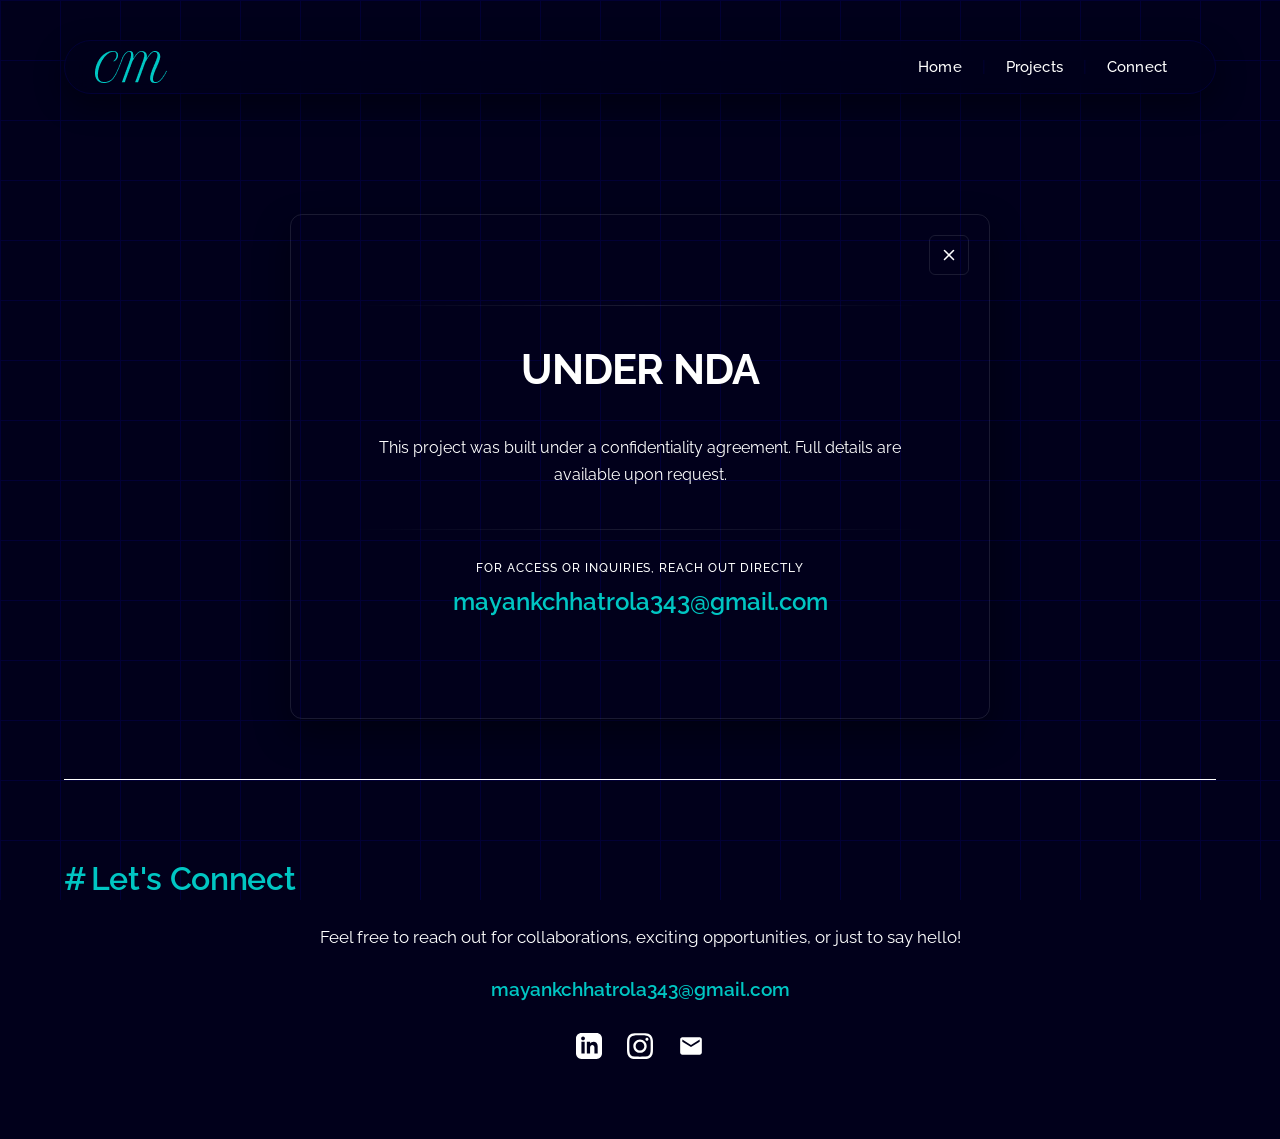
<file: nda.html>
<!DOCTYPE html>
<html lang="en">

<head>
  <meta charset="UTF-8">
  <meta name="viewport" content="width=device-width, initial-scale=1.0">
  <title>Under NDA - Studio Quotation Generator | Mayank Chhatrola</title>
  <meta name="description"
    content="This project is protected by a Non-Disclosure Agreement (NDA). Please contact for access.">
  <meta property="og:title" content="Under NDA - Studio Quotation Generator | Mayank Chhatrola">
  <meta property="og:description"
    content="This project is protected by a Non-Disclosure Agreement (NDA). Please contact for access.">
  <meta property="og:image" content="assets/hero-image.png">
  <meta property="og:type" content="website">
  <meta name="twitter:card" content="summary_large_image">
  <link rel="preconnect" href="https://fonts.googleapis.com">
  <link rel="preconnect" href="https://fonts.gstatic.com" crossorigin>
  <link rel="stylesheet" href="style.css?v=3">
  <link rel="icon" type="image/png" href="assets/favicon.png">
</head>

<body>

  <!-- Navigation capsule header -->
  <header class="container header-nav">
    <nav class="nav-capsule">
      <a href="index.html" class="logo-link">
        <img class="logo-img" src="assets/logo.png" alt="Mayank Chhatrola Logo">
      </a>
      <button class="nav-toggle-btn js-nav-toggle" aria-label="Toggle Navigation" aria-expanded="false"
        aria-controls="mobile-menu">
        <span class="bar"></span>
        <span class="bar"></span>
        <span class="bar"></span>
      </button>
      <ul class="nav-menu" id="mobile-menu">
        <li class="nav-item">
          <a href="index.html" class="nav-link js-nav-link">Home</a>
        </li>
        <li class="nav-separator">|</li>
        <li class="nav-item">
          <a href="projects.html" class="nav-link js-nav-link">Projects</a>
        </li>
        <li class="nav-separator">|</li>
        <li class="nav-item">
          <a href="connect.html" class="nav-link js-nav-link">Connect</a>
        </li>
      </ul>
    </nav>
  </header>

  <main class="container">

    <!-- NDA Box Container -->
    <div class="nda-container">
      <a href="projects.html" class="btn-close" aria-label="Close and return to Projects">
        <!-- Close icon (X) -->
        <svg width="18" height="18" viewBox="0 0 24 24" fill="none" stroke="currentColor" stroke-width="2"
          stroke-linecap="round" stroke-linejoin="round">
          <line x1="18" y1="6" x2="6" y2="18"></line>
          <line x1="6" y1="6" x2="18" y2="18"></line>
        </svg>
      </a>

      <!-- <h1 class="nda-title">Studio Quotation Generator</h1> -->

      <hr class="nda-divider">

      <div class="nda-badge">Under NDA</div>

      <p class="nda-desc">
        This project was built under a confidentiality agreement. Full details are available upon request.
      </p>

      <hr class="nda-divider">

      <div class="nda-contact-label">For access or inquiries, reach out directly</div>
      <a href="mailto:mayankchhatrola343@gmail.com" class="nda-email">mayankchhatrola343@gmail.com</a>


    </div>

    <!-- Let's Connect Footer -->
    <footer class="connect-section" id="connect">
      <h2 class="section-title">Let's Connect</h2>
      <p class="connect-desc">Feel free to reach out for collaborations, exciting opportunities, or just to say hello!
      </p>
      <a href="mailto:mayankchhatrola343@gmail.com" class="connect-email">mayankchhatrola343@gmail.com</a>

      <ul class="social-links">
        <li>
          <a href="https://www.linkedin.com/in/mayank-chhatrola-0a7b10292" target="_blank" aria-label="LinkedIn"
            class="social-icon-link">
            <!-- LinkedIn SVG Icon -->
            <svg viewBox="0 0 24 24">
              <path
                d="M19 0h-14c-2.761 0-5 2.239-5 5v14c0 2.761 2.239 5 5 5h14c2.762 0 5-2.239 5-5v-14c0-2.761-2.238-5-5-5zm-11 19h-3v-11h3v11zm-1.5-12.268c-.966 0-1.75-.779-1.75-1.75s.784-1.75 1.75-1.75 1.75.779 1.75 1.75-.784 1.75-1.75 1.75zm13.5 12.268h-3v-5.604c0-3.368-4-3.113-4 0v5.604h-3v-11h3v1.765c1.396-2.586 7-2.777 7 2.476v6.759z" />
            </svg>
          </a>
        </li>
        <li>
          <a href="https://www.instagram.com/mayank.chhatrola?igsh=YTh2ZDJmMm5wZDFm" target="_blank"
            aria-label="Instagram" class="social-icon-link">
            <!-- Instagram SVG Icon -->
            <svg viewBox="0 0 24 24">
              <path
                d="M12 2.163c3.204 0 3.584.012 4.85.07 3.252.148 4.771 1.691 4.919 4.919.058 1.265.069 1.645.069 4.849 0 3.205-.012 3.584-.069 4.849-.149 3.225-1.664 4.771-4.919 4.919-1.266.058-1.644.07-4.85.07-3.204 0-3.584-.012-4.849-.07-3.26-.149-4.771-1.699-4.919-4.92-.058-1.265-.07-1.644-.07-4.849 0-3.204.013-3.583.07-4.849.149-3.227 1.664-4.771 4.919-4.919 1.266-.057 1.645-.069 4.849-.069zm0-2c-3.259 0-3.667.014-4.947.072-4.358.2-6.78 2.618-6.98 6.98-.059 1.281-.073 1.689-.073 4.948 0 3.259.014 3.668.072 4.948.2 4.358 2.618 6.78 6.98 6.98 1.281.058 1.689.072 4.948.072 3.259 0 3.668-.014 4.948-.072 4.354-.2 6.782-2.618 6.979-6.98.059-1.28.073-1.689.073-4.948 0-3.259-.014-3.667-.072-4.947-.196-4.354-2.617-6.78-6.979-6.98-1.281-.059-1.69-.073-4.949-.073zm0 5.838c-3.403 0-6.162 2.759-6.162 6.162s2.759 6.163 6.162 6.163 6.162-2.759 6.162-6.163c0-3.403-2.759-6.162-6.162-6.162zm0 10.162c-2.209 0-4-1.79-4-4 0-2.209 1.791-4 4-4s4 1.791 4 4c0 2.21-1.791 4-4 4zm6.406-11.845c-.796 0-1.441.645-1.441 1.44s.645 1.44 1.441 1.44c.795 0 1.439-.645 1.439-1.44s-.644-1.44-1.439-1.44z" />
            </svg>
          </a>
        </li>
        <li>
          <a href="mailto:mayankchhatrola343@gmail.com" target="_blank" aria-label="Gmail" class="social-icon-link">
            <!-- Gmail SVG Envelope Icon -->
            <svg viewBox="0 0 24 24">
              <path
                d="M20 4H4c-1.1 0-1.99.9-1.99 2L2 18c0 1.1.9 2 2 2h16c1.1 0 2-.9 2-2V6c0-1.1-.9-2-2-2zm0 4l-8 5-8-5V6l8 5 8-5v2z" />
            </svg>
          </a>
        </li>
      </ul>
    </footer>

  </main>

  <script src="script.js"></script>
</body>

</html>
</file>
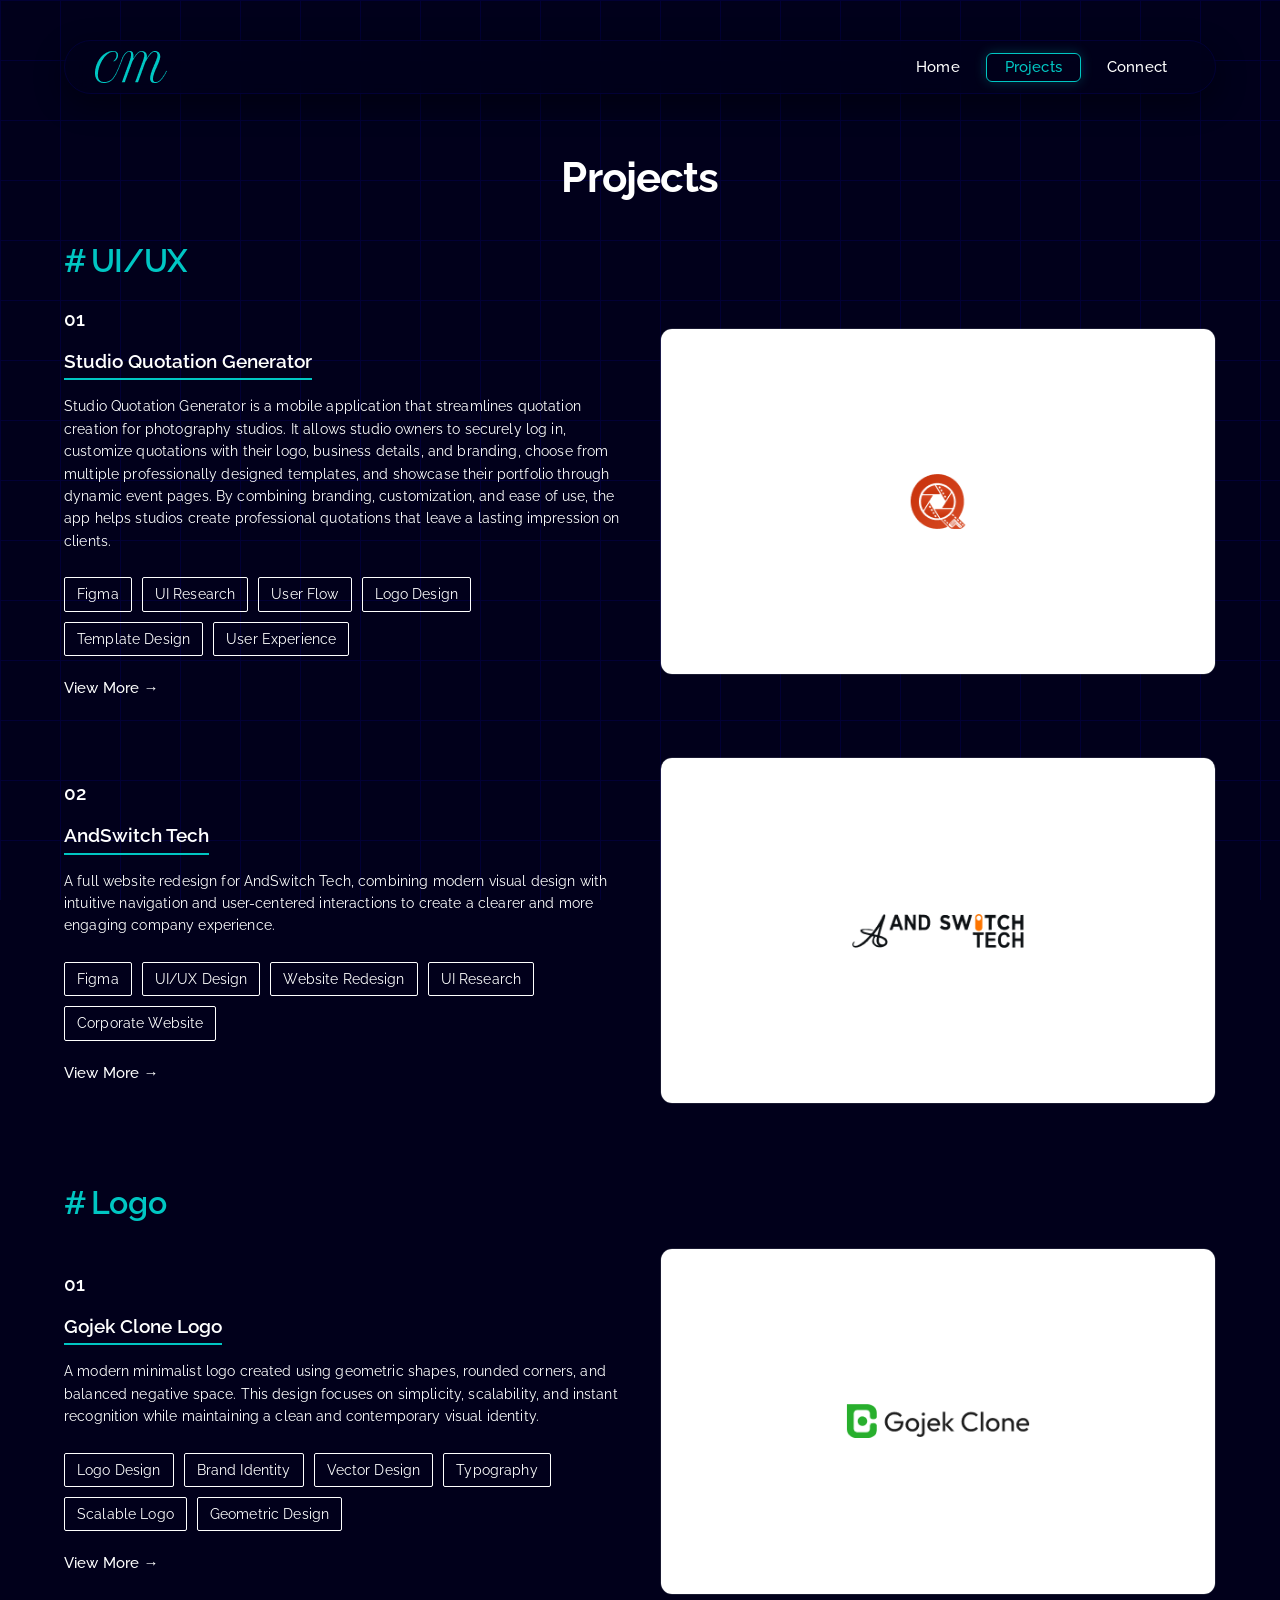
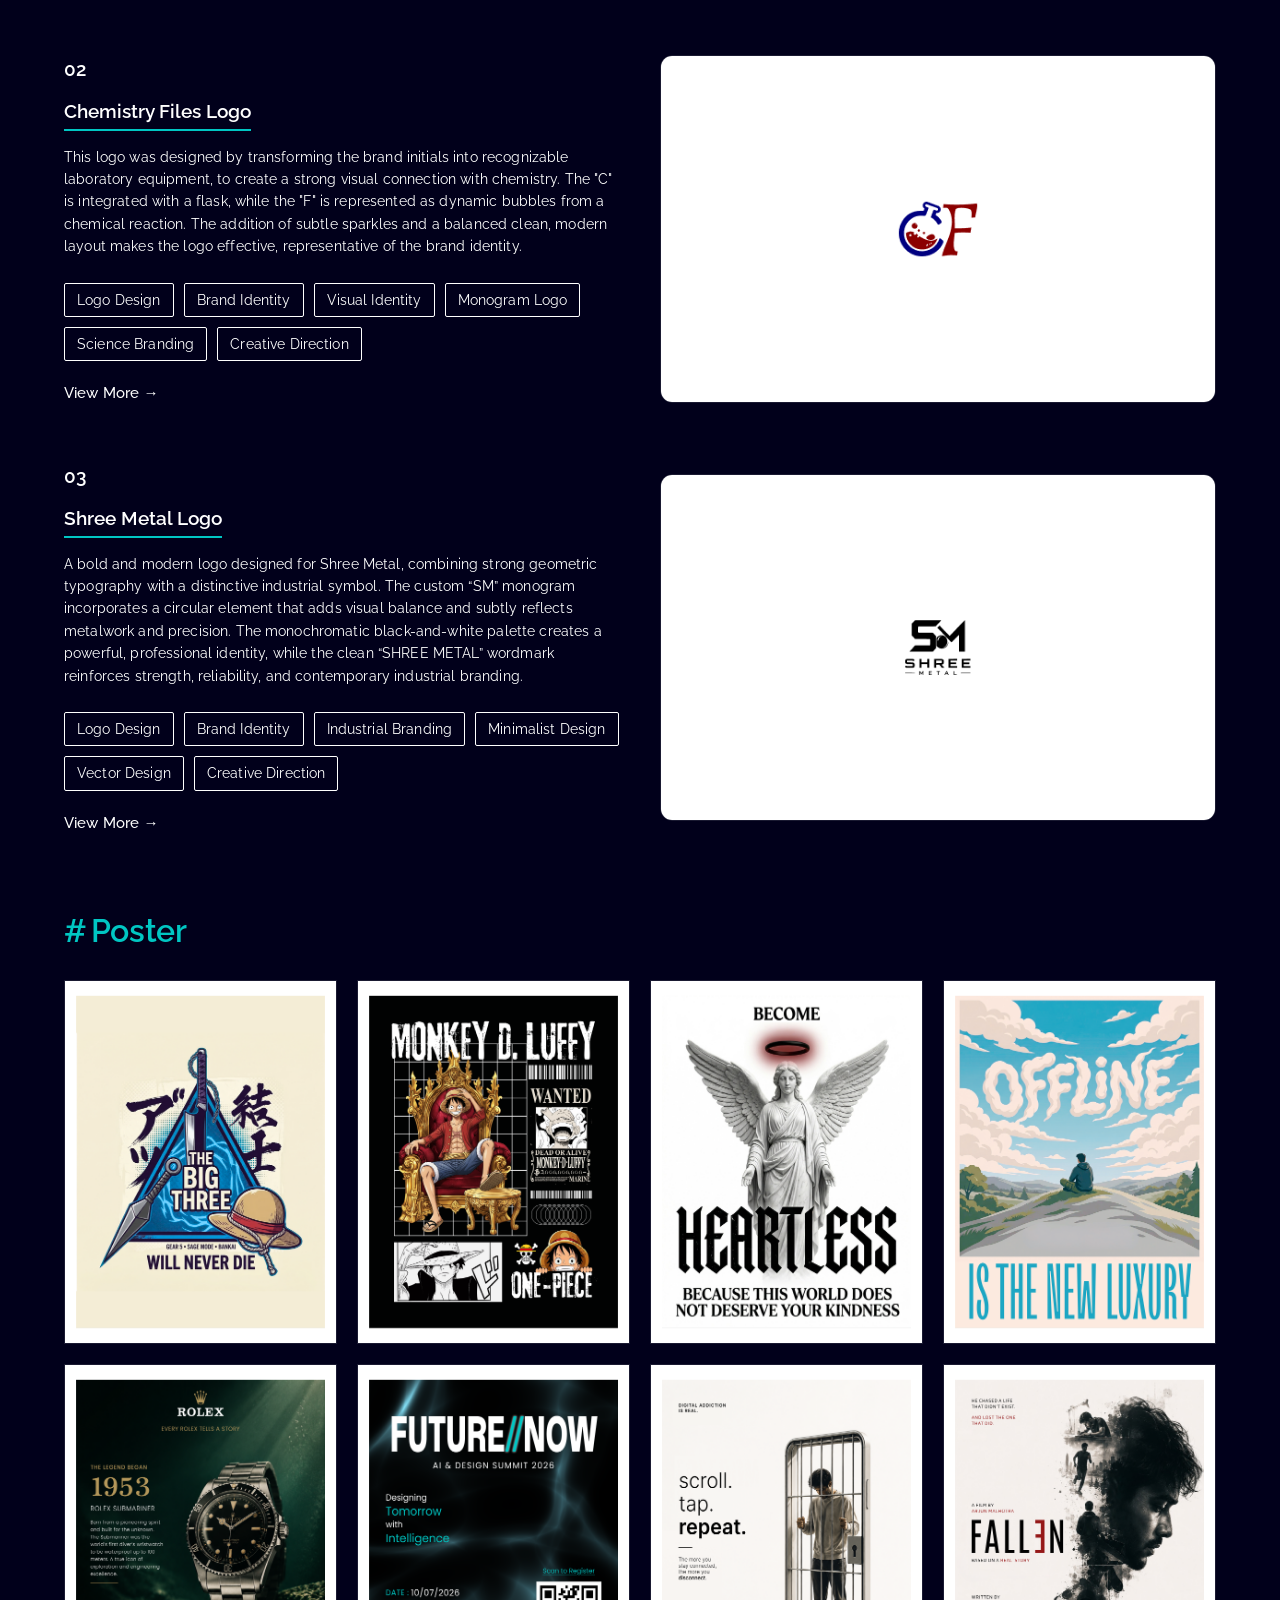
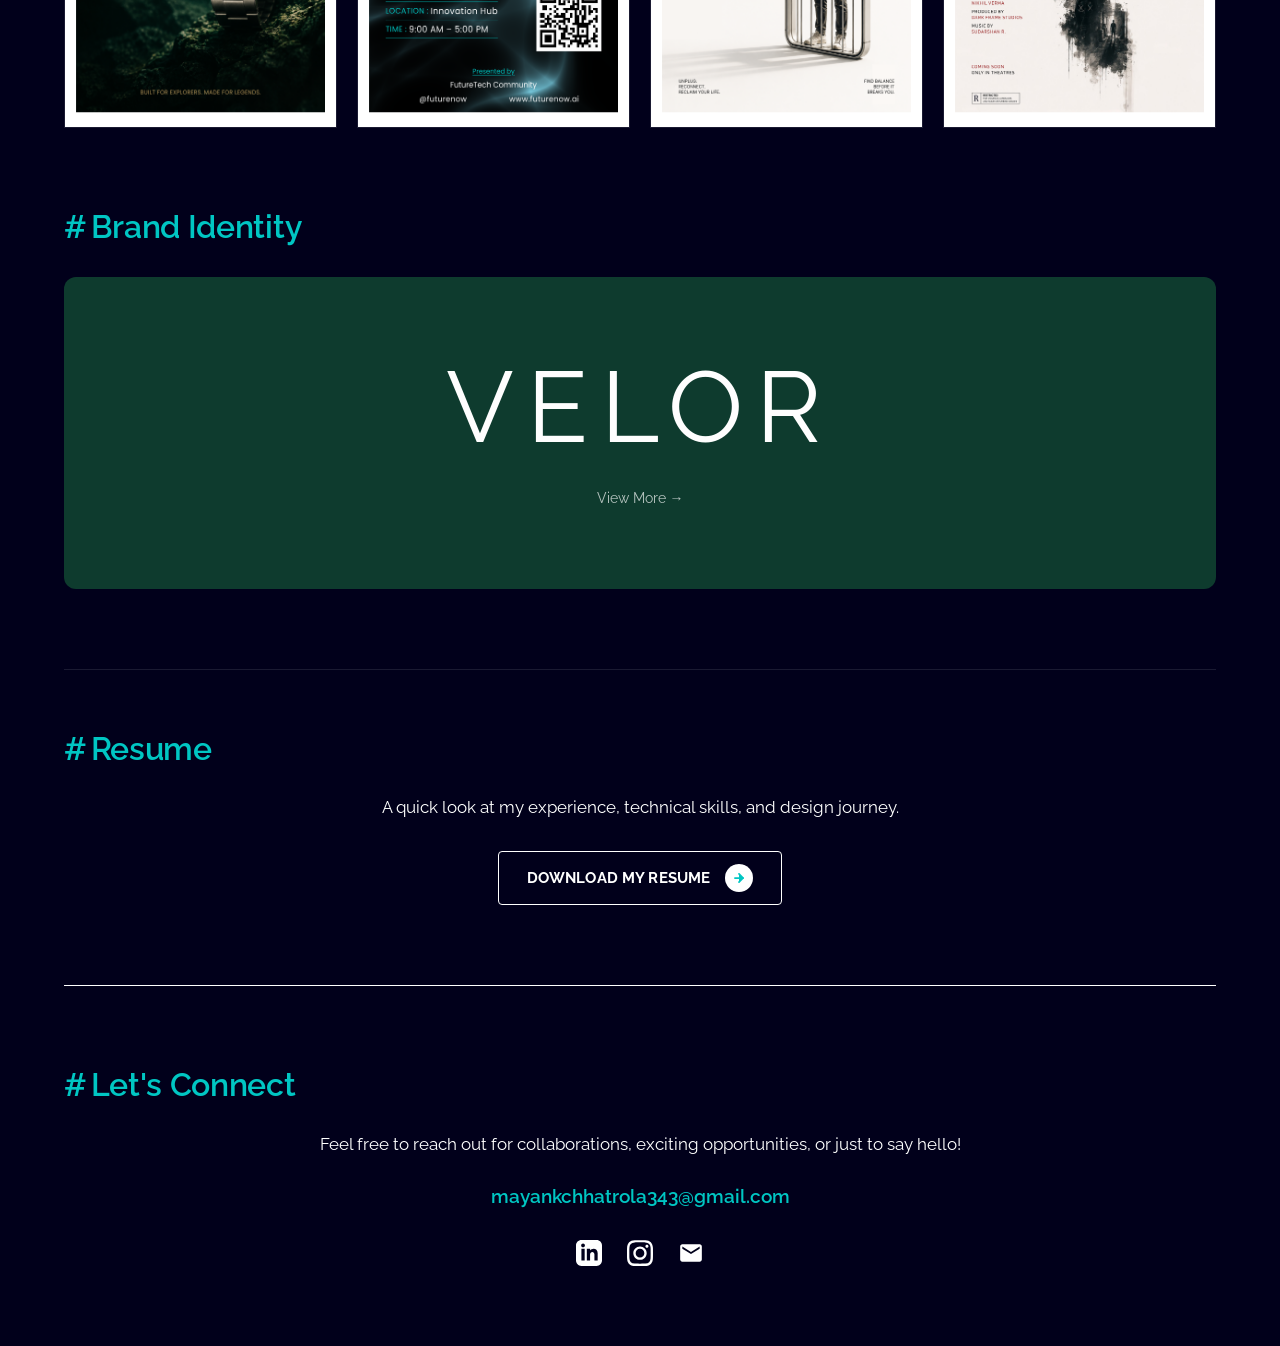
<file: projects.html>
<!DOCTYPE html>
<html lang="en">

<head>
  <meta charset="UTF-8">
  <meta name="viewport" content="width=device-width, initial-scale=1.0">
  <title>Projects | Mayank Chhatrola</title>
  <meta name="description"
    content="Explore UI/UX, Logo, Poster, and Brand Identity projects designed by Mayank Chhatrola.">
  <meta property="og:title" content="Projects | Mayank Chhatrola">
  <meta property="og:description"
    content="Explore UI/UX, Logo, Poster, and Brand Identity projects designed by Mayank Chhatrola.">
  <meta property="og:image" content="assets/hero-image.png">
  <meta property="og:type" content="website">
  <meta name="twitter:card" content="summary_large_image">
  <link rel="preconnect" href="https://fonts.googleapis.com">
  <link rel="preconnect" href="https://fonts.gstatic.com" crossorigin>
  <link rel="stylesheet" href="style.css?v=3">
  <link rel="icon" type="image/png" href="assets/favicon.png">
</head>

<body>

  <!-- Navigation capsule header -->
  <header class="container header-nav">
    <nav class="nav-capsule">
      <a href="index.html" class="logo-link">
        <img class="logo-img" src="assets/logo.png" alt="Mayank Chhatrola Logo">
      </a>
      <button class="nav-toggle-btn js-nav-toggle" aria-label="Toggle Navigation" aria-expanded="false"
        aria-controls="mobile-menu">
        <span class="bar"></span>
        <span class="bar"></span>
        <span class="bar"></span>
      </button>
      <ul class="nav-menu" id="mobile-menu">
        <li class="nav-item">
          <a href="index.html" class="nav-link js-nav-link">Home</a>
        </li>
        <li class="nav-separator">|</li>
        <li class="nav-item">
          <a href="projects.html" class="nav-link js-nav-link">Projects</a>
        </li>
        <li class="nav-separator">|</li>
        <li class="nav-item">
          <a href="connect.html" class="nav-link js-nav-link">Connect</a>
        </li>
      </ul>
    </nav>
  </header>

  <main class="container">

    <h1 class="projects-header-title">Projects</h1>

    <!-- UI/UX Section -->
    <section class="project-category-section">
      <h2 class="section-title">UI/UX</h2>

      <div class="project-list">
        <!-- Project 1: Studio Quotation Generator -->
        <article class="project-card">
          <div class="project-details">
            <span class="project-num">01</span>
            <h3 class="project-title">Studio Quotation Generator</h3>
            <p class="project-desc">
              Studio Quotation Generator is a mobile application that streamlines quotation creation for photography
              studios. It allows studio owners to securely log in, customize quotations with their logo, business
              details, and branding, choose from multiple professionally designed templates, and showcase their
              portfolio through dynamic event pages. By combining branding, customization, and ease of use, the app
              helps studios create professional quotations that leave a lasting impression on clients.
            </p>
            <div class="project-tags">
              <span class="skill-pill">Figma</span>
              <span class="skill-pill">UI Research</span>
              <span class="skill-pill">User Flow</span>
              <span class="skill-pill">Logo Design</span>
              <span class="skill-pill">Template Design</span>
              <span class="skill-pill">User Experience</span>
            </div>
            <a href="nda.html" class="project-link">View More &rarr;</a>
          </div>
          <div class="project-image-container">
            <img class="image-placeholder js-portfolio-image" src="assets/project-studio.png"
              alt="Studio Quotation Generator Mobile App Mockup" loading="lazy" decoding="async">
          </div>
        </article>

        <!-- Project 2: Reimagine WhatsApp -->
        <article class="project-card">
          <div class="project-details">
            <span class="project-num">02</span>
            <h3 class="project-title">AndSwitch Tech</h3>
            <p class="project-desc">
              A full website redesign for AndSwitch Tech, combining modern visual design with intuitive navigation and 
              user-centered interactions to create a clearer and more engaging company experience.
            </p>
            <div class="project-tags">
              <span class="skill-pill">Figma</span>
              <span class="skill-pill">UI/UX Design</span>
              <span class="skill-pill">Website Redesign</span>
              <span class="skill-pill">UI Research</span>
              <span class="skill-pill">Corporate Website</span>
            </div>
            <a href="nda.html" class="project-link">View More &rarr;</a>
          </div>
          <div class="project-image-container">
            <img class="image-placeholder js-portfolio-image" src="assets/project-andswitch.png"
              alt="Reimagine WhatsApp Task Panel Mockup" loading="lazy" decoding="async">
          </div>
        </article>
      </div>
    </section>

    <!-- Logo Section -->
    <section class="project-category-section">
      <h2 class="section-title">Logo</h2>

      <div class="project-list">
        <!-- Logo 1: Gojek Clone Logo -->
        <article class="project-card">
          <div class="project-details">
            <span class="project-num">01</span>
            <h3 class="project-title">Gojek Clone Logo</h3>
            <p class="project-desc">
              A modern minimalist logo created using geometric shapes, rounded corners, and balanced negative space.
              This design focuses on simplicity, scalability, and instant recognition while maintaining a clean and
              contemporary visual identity.
            </p>
            <div class="project-tags">
              <span class="skill-pill">Logo Design</span>
              <span class="skill-pill">Brand Identity</span>
              <span class="skill-pill">Vector Design</span>
              <span class="skill-pill">Typography</span>
              <span class="skill-pill">Scalable Logo</span>
              <span class="skill-pill">Geometric Design</span>
            </div>
            <a href="nda.html" class="project-link">View More &rarr;</a>
          </div>
          <div class="project-image-container">
            <img class="image-placeholder js-portfolio-image" src="assets/project-gojek.png"
              alt="Gojek Clone Minimalist Logo Mockup" loading="lazy" decoding="async">
          </div>
        </article>

        <!-- Logo 2: Chemistry Files Logo -->
        <article class="project-card">
          <div class="project-details">
            <span class="project-num">02</span>
            <h3 class="project-title">Chemistry Files Logo</h3>
            <p class="project-desc">
              This logo was designed by transforming the brand initials into recognizable laboratory equipment, to
              create a strong visual connection with chemistry. The "C" is integrated with a flask, while the "F" is
              represented as dynamic bubbles from a chemical reaction. The addition of subtle sparkles and a balanced
              clean, modern layout makes the logo effective, representative of the brand identity.
            </p>
            <div class="project-tags">
              <span class="skill-pill">Logo Design</span>
              <span class="skill-pill">Brand Identity</span>
              <span class="skill-pill">Visual Identity</span>
              <span class="skill-pill">Monogram Logo</span>
              <span class="skill-pill">Science Branding</span>
              <span class="skill-pill">Creative Direction</span>
            </div>
            <a href="nda.html" class="project-link">View More &rarr;</a>
          </div>
          <div class="project-image-container">
            <img class="image-placeholder js-portfolio-image" src="assets/project-chemistry.png"
              alt="Chemistry Files Brand Logo Mockup" loading="lazy" decoding="async">
          </div>
        </article>

        <!-- Logo 3: Shree metal Files Logo -->
        <article class="project-card">
          <div class="project-details">
            <span class="project-num">03</span>
            <h3 class="project-title">Shree Metal Logo</h3>
            <p class="project-desc">
             A bold and modern logo designed for Shree Metal, combining strong geometric typography with a distinctive industrial symbol. 
             The custom “SM” monogram incorporates a circular element that adds visual balance and subtly reflects metalwork and precision.
              The monochromatic black-and-white palette creates a powerful, professional identity, 
             while the clean “SHREE METAL” wordmark reinforces strength, reliability, and contemporary industrial branding.
            </p>
            <div class="project-tags">
              <span class="skill-pill">Logo Design</span>
              <span class="skill-pill">Brand Identity</span>
              <span class="skill-pill">Industrial Branding</span>
              <span class="skill-pill">Minimalist Design</span>
              <span class="skill-pill">Vector Design</span>
              <span class="skill-pill">Creative Direction</span>
            </div>
            <a href="nda.html" class="project-link">View More &rarr;</a>
          </div>
          <div class="project-image-container">
            <img class="image-placeholder js-portfolio-image" src="assets/project-sm.png"
              alt="Chemistry Files Brand Logo Mockup" loading="lazy" decoding="async">
          </div>
        </article>
      </div>
    </section>

    <!-- Poster Section -->
    <section class="project-category-section">
      <h2 class="section-title">Poster</h2>

      <div class="poster-grid">
        <div class="poster-item">
          <img class="js-portfolio-image" src="assets/poster-1.png" alt="Poster Art 1 (The Big Three Anime style)"
            loading="lazy" decoding="async">
        </div>
        <div class="poster-item">
          <img class="js-portfolio-image" src="assets/poster-2.png" alt="Poster Art 2 (Monkey D. Luffy illustration)"
            loading="lazy" decoding="async">
        </div>
        <div class="poster-item">
          <img class="js-portfolio-image" src="assets/poster-3.png" alt="Poster Art 3 (Become Heartless typography)"
            loading="lazy" decoding="async">
        </div>
        <div class="poster-item">
          <img class="js-portfolio-image" src="assets/poster-4.png"
            alt="Poster Art 4 (Offline Is The New Luxury concept)" loading="lazy" decoding="async">
        </div>
        <div class="poster-item">
          <img class="js-portfolio-image" src="assets/poster-5.png" alt="Poster Art 5 (Rolex watch dark luxury mockup)"
            loading="lazy" decoding="async">
        </div>
        <div class="poster-item">
          <img class="js-portfolio-image" src="assets/poster-6.png" alt="Poster Art 6 (Future Is Now cyber grid style)"
            loading="lazy" decoding="async">
        </div>
        <div class="poster-item">
          <img class="js-portfolio-image" src="assets/poster-7.png" alt="Poster Art 7 (Eat Sleep Repeat cage mockup)"
            loading="lazy" decoding="async">
        </div>
        <div class="poster-item">
          <img class="js-portfolio-image" src="assets/poster-8.png" alt="Poster Art 8 (Fallen ink splatter silhouette)"
            loading="lazy" decoding="async">
        </div>
      </div>
    </section>

    <!-- Brand Identity Banner Section -->
    <section class="project-category-section">
      <h2 class="section-title">Brand Identity</h2>

      <a href="brand-identity.html" style="text-decoration: none;">
        <div class="brand-identity-banner-container">
          <div class="brand-identity-logo-text">Velor</div>
          <div class="brand-identity-view-link">View More &rarr;</div>
        </div>
      </a>
    </section>

    <!-- Resume Section -->
    <section class="resume-section">
      <h2 class="section-title" id="resume">Resume</h2>
      <p class="resume-desc">A quick look at my experience, technical skills, and design journey.</p>
      <div class="resume-btn-container">
        <a href="https://drive.google.com/file/d/1R5UTIlZV-FswyALr0wPgxHbS539or9gP/view?usp=sharing" target="_blank"
          class="btn-download-resume js-download-resume">
          <span>DOWNLOAD MY RESUME</span>
          <div class="arrow-circle">
            <!-- Arrow SVG -->
            <svg class="resume-arrow-icon" viewBox="0 0 24 24" fill="none" stroke="currentColor" stroke-width="3"
              stroke-linecap="round" stroke-linejoin="round">
              <line x1="5" y1="12" x2="19" y2="12"></line>
              <polyline points="12 5 19 12 12 19"></polyline>
            </svg>
          </div>
        </a>
      </div>
    </section>

    <!-- Let's Connect Footer -->
    <footer class="connect-section" id="connect">
      <h2 class="section-title">Let's Connect</h2>
      <p class="connect-desc">Feel free to reach out for collaborations, exciting opportunities, or just to say hello!
      </p>
      <a href="mailto:mayankchhatrola343@gmail.com" class="connect-email">mayankchhatrola343@gmail.com</a>

      <ul class="social-links">
        <li>
          <a href="https://www.linkedin.com/in/mayank-chhatrola-0a7b10292" target="_blank" aria-label="LinkedIn"
            class="social-icon-link">
            <!-- LinkedIn SVG Icon -->
            <svg viewBox="0 0 24 24">
              <path
                d="M19 0h-14c-2.761 0-5 2.239-5 5v14c0 2.761 2.239 5 5 5h14c2.762 0 5-2.239 5-5v-14c0-2.761-2.238-5-5-5zm-11 19h-3v-11h3v11zm-1.5-12.268c-.966 0-1.75-.779-1.75-1.75s.784-1.75 1.75-1.75 1.75.779 1.75 1.75-.784 1.75-1.75 1.75zm13.5 12.268h-3v-5.604c0-3.368-4-3.113-4 0v5.604h-3v-11h3v1.765c1.396-2.586 7-2.777 7 2.476v6.759z" />
            </svg>
          </a>
        </li>
        <li>
          <a href="https://www.instagram.com/mayank.chhatrola?igsh=YTh2ZDJmMm5wZDFm" target="_blank"
            aria-label="Instagram" class="social-icon-link">
            <!-- Instagram SVG Icon -->
            <svg viewBox="0 0 24 24">
              <path
                d="M12 2.163c3.204 0 3.584.012 4.85.07 3.252.148 4.771 1.691 4.919 4.919.058 1.265.069 1.645.069 4.849 0 3.205-.012 3.584-.069 4.849-.149 3.225-1.664 4.771-4.919 4.919-1.266.058-1.644.07-4.85.07-3.204 0-3.584-.012-4.849-.07-3.26-.149-4.771-1.699-4.919-4.92-.058-1.265-.07-1.644-.07-4.849 0-3.204.013-3.583.07-4.849.149-3.227 1.664-4.771 4.919-4.919 1.266-.057 1.645-.069 4.849-.069zm0-2c-3.259 0-3.667.014-4.947.072-4.358.2-6.78 2.618-6.98 6.98-.059 1.281-.073 1.689-.073 4.948 0 3.259.014 3.668.072 4.948.2 4.358 2.618 6.78 6.98 6.98 1.281.058 1.689.072 4.948.072 3.259 0 3.668-.014 4.948-.072 4.354-.2 6.782-2.618 6.979-6.98.059-1.28.073-1.689.073-4.948 0-3.259-.014-3.667-.072-4.947-.196-4.354-2.617-6.78-6.979-6.98-1.281-.059-1.69-.073-4.949-.073zm0 5.838c-3.403 0-6.162 2.759-6.162 6.162s2.759 6.163 6.162 6.163 6.162-2.759 6.162-6.163c0-3.403-2.759-6.162-6.162-6.162zm0 10.162c-2.209 0-4-1.79-4-4 0-2.209 1.791-4 4-4s4 1.791 4 4c0 2.21-1.791 4-4 4zm6.406-11.845c-.796 0-1.441.645-1.441 1.44s.645 1.44 1.441 1.44c.795 0 1.439-.645 1.439-1.44s-.644-1.44-1.439-1.44z" />
            </svg>
          </a>
        </li>
        <li>
          <a href="mailto:mayankchhatrola343@gmail.com" target="_blank" aria-label="Gmail" class="social-icon-link">
            <!-- Gmail SVG Envelope Icon -->
            <svg viewBox="0 0 24 24">
              <path
                d="M20 4H4c-1.1 0-1.99.9-1.99 2L2 18c0 1.1.9 2 2 2h16c1.1 0 2-.9 2-2V6c0-1.1-.9-2-2-2zm0 4l-8 5-8-5V6l8 5 8-5v2z" />
            </svg>
          </a>
        </li>
      </ul>
    </footer>

  </main>

  <script src="script.js"></script>
</body>

</html>
</file>
<file: style.css>
/* 
  Portfolio Style Sheet
  Designer: Mayank Chhatrola (UI/UX & Graphic Designer)
  Font: Raleway
  Color Scheme: Dark Blue/Indigo (#01001B) with Glowing Teal highlights (#00C6C3)
*/

/* --- Font Setup --- */
@import url('https://fonts.googleapis.com/css2?family=Playball&family=Raleway:wght@400;500;600;700;800&display=swap');

/* --- Custom Variables & Reset --- */
:root {
  /* Font Families */
  --font-primary: 'Raleway', sans-serif;
  --font-cursive: 'Playball', cursive;
  --font-accent: 'Raleway', sans-serif;

  /* --- Unified Typography Sizing (Fluid clamp curves) --- */
  --fs-hero-title: clamp(40px, 4.5vw, 56px);
  --fs-page-heading: clamp(32px, 3.5vw, 42px);
  --fs-section-heading: clamp(26px, 2.5vw, 32px);
  --fs-sub-heading: clamp(20px, 2vw, 24px);
  --fs-card-title: clamp(18px, 1.5vw, 20px);
  --fs-large-body: clamp(17px, 1.25vw, 18px);
  --fs-body: 16px;
  --fs-small-body: 14px;
  --fs-label: 12px;
  --fs-button: 15px;
  --fs-navigation: 15px;
  --fs-caption: 12px;

  /* Font Weights */
  --fw-hero-title: 700;
  --fw-page-heading: 700;
  --fw-section-heading: 600;
  --fw-sub-heading: 600;
  --fw-card-title: 600;
  --fw-large-body: 400;
  --fw-body: 400;
  --fw-small-body: 400;
  --fw-label: 500;
  --fw-button: 500;
  --fw-navigation: 500;
  --fw-caption: 400;

  /* Line Heights */
  --lh-hero-title: 1.1;
  --lh-page-heading: 1.15;
  --lh-section-heading: 1.2;
  --lh-sub-heading: 1.3;
  --lh-card-title: 1.4;
  --lh-large-body: 1.65;
  --lh-body: 1.7;
  --lh-small-body: 1.6;
  --lh-label: 1.4;
  --lh-button: 1.0;
  --lh-navigation: 1.0;
  --lh-caption: 1.5;

  /* Letter Spacings */
  --ls-hero-title: -0.03em;
  --ls-page-heading: -0.02em;
  --ls-section-heading: -0.01em;
  --ls-sub-heading: 0em;
  --ls-card-title: 0em;
  --ls-large-body: 0em;
  --ls-body: 0em;
  --ls-small-body: 0.01em;
  --ls-label: 0.08em;
  --ls-button: 0.01em;
  --ls-navigation: 0.01em;
  --ls-caption: 0.04em;

  /* Colors */
  --color-bg: #01001B;
  --color-text-main: #FFFFFF;
  --color-accent: #00C6C3;
  /* Label color */
  --color-grid: #020036;
  /* Grid lines color */
  --color-border: rgba(255, 255, 255, 0.1);
  --color-card-bg-gradient-start: #01001B;
  --color-card-bg-gradient-end: #02002B;
  --velor-dark-background: #111111;
  --velor-off-white: #FEFEFE;
  --velor-forest-green: #0E3B2E;
}

* {
  box-sizing: border-box;
  margin: 0;
  padding: 0;
}

/* Accessibility: Better focus states for keyboard navigation */
*:focus-visible {
  outline: 2px solid var(--color-accent);
  outline-offset: 4px;
}

/* Accessibility: Respect user settings for reduced motion */
@media (prefers-reduced-motion: reduce) {
  * {
    animation-duration: 0.01ms !important;
    animation-iteration-count: 1 !important;
    transition-duration: 0.01ms !important;
    scroll-behavior: auto !important;
  }
}

html {
  scroll-behavior: smooth;
}

/* --- Unified Typography Helper Classes --- */
.font-hero-title {
  font-size: var(--fs-hero-title);
  font-weight: var(--fw-hero-title);
  line-height: var(--lh-hero-title);
  letter-spacing: var(--ls-hero-title);
}

.font-page-heading {
  font-size: var(--fs-page-heading);
  font-weight: var(--fw-page-heading);
  line-height: var(--lh-page-heading);
  letter-spacing: var(--ls-page-heading);
}

.font-section-heading {
  font-size: var(--fs-section-heading);
  font-weight: var(--fw-section-heading);
  line-height: var(--lh-section-heading);
  letter-spacing: var(--ls-section-heading);
}

.font-sub-heading {
  font-size: var(--fs-sub-heading);
  font-weight: var(--fw-sub-heading);
  line-height: var(--lh-sub-heading);
  letter-spacing: var(--ls-sub-heading);
}

.font-card-title {
  font-size: var(--fs-card-title);
  font-weight: var(--fw-card-title);
  line-height: var(--lh-card-title);
  letter-spacing: var(--ls-card-title);
}

.font-large-body {
  font-size: var(--fs-large-body);
  font-weight: var(--fw-large-body);
  line-height: var(--lh-large-body);
  letter-spacing: var(--ls-large-body);
}

.font-body {
  font-size: var(--fs-body);
  font-weight: var(--fw-body);
  line-height: var(--lh-body);
  letter-spacing: var(--ls-body);
}

.font-small-body {
  font-size: var(--fs-small-body);
  font-weight: var(--fw-small-body);
  line-height: var(--lh-small-body);
  letter-spacing: var(--ls-small-body);
}

.font-label {
  font-size: var(--fs-label);
  font-weight: var(--fw-label);
  line-height: var(--lh-label);
  letter-spacing: var(--ls-label);
  text-transform: uppercase;
}

.font-caption {
  font-size: var(--fs-caption);
  font-weight: var(--fw-caption);
  line-height: var(--lh-caption);
  letter-spacing: var(--ls-caption);
}

.font-button {
  font-size: var(--fs-button);
  font-weight: var(--fw-button);
  line-height: var(--lh-button);
  letter-spacing: var(--ls-button);
}

.font-navigation {
  font-size: var(--fs-navigation);
  font-weight: var(--fw-navigation);
  line-height: var(--lh-navigation);
  letter-spacing: var(--ls-navigation);
}

body {
  background-color: var(--color-bg);
  color: var(--color-text-main);
  font-family: var(--font-primary);
  line-height: 1.6;
  overflow-x: hidden;
  position: relative;
}

/* --- Indigo/Blue Grid Background --- */
body::before {
  content: '';
  position: fixed;
  top: 0;
  left: 0;
  right: 0;
  bottom: 0;
  background-image:
    linear-gradient(to right, var(--color-grid) 1px, transparent 1px),
    linear-gradient(to bottom, var(--color-grid) 1px, transparent 1px);
  background-size: 60px 60px;
  pointer-events: none;
  z-index: -1;
}

/* --- Layout Containers --- */
.container {
  width: 90%;
  max-width: 1200px;
  margin: 0 auto;
  padding: 20px 0;
}

/* --- Navigation Capsule --- */
.header-nav {
  position: sticky;
  top: 20px;
  z-index: 100;
  margin-bottom: 40px;
}

.nav-capsule {
  background: rgba(1, 0, 27, 0.7);
  /* glassmorphism navigation background */
  backdrop-filter: blur(12px);
  border: 1px solid var(--color-grid);
  border-radius: 50px;
  display: flex;
  justify-content: space-between;
  align-items: center;
  padding: 10px 30px;
  box-shadow: 0 10px 30px rgba(0, 0, 0, 0.4);
  max-width: 1200px;
  margin: 0 auto;
}

.nav-toggle-btn {
  display: none;
  background: transparent;
  border: none;
  cursor: pointer;
  flex-direction: column;
  justify-content: space-between;
  width: 25px;
  height: 18px;
  padding: 0;
  z-index: 105;
  /* Must be above mobile menu */
}

.nav-toggle-btn .bar {
  width: 100%;
  height: 2px;
  background-color: var(--color-text-main);
  transition: all 0.3s cubic-bezier(0.16, 1, 0.3, 1);
  border-radius: 2px;
}

.nav-toggle-btn.active .bar:nth-child(1) {
  transform: translateY(8px) rotate(45deg);
  background-color: var(--color-accent);
}

.nav-toggle-btn.active .bar:nth-child(2) {
  opacity: 0;
}

.nav-toggle-btn.active .bar:nth-child(3) {
  transform: translateY(-8px) rotate(-45deg);
  background-color: var(--color-accent);
}

.logo-link {
  text-decoration: none;
  display: flex;
  align-items: center;
}

.logo-text {
  font-family: var(--font-cursive);
  font-size: 28px;
  color: var(--color-accent);
  font-weight: bold;
}

.logo-img {
  height: 32px;
  width: auto;
  display: block;
}

.nav-menu {
  display: flex;
  align-items: center;
  list-style: none;
}

.nav-item {
  display: flex;
  align-items: center;
}

.nav-link {
  font-family: var(--font-primary);
  font-size: var(--fs-navigation);
  font-weight: var(--fw-navigation);
  line-height: var(--lh-navigation);
  letter-spacing: var(--ls-navigation);
  color: var(--color-text-main);
  text-decoration: none;
  transition: all 0.3s ease;
  padding: 6px 18px;
}

.nav-link:hover {
  color: var(--color-accent);
}

.nav-separator {
  color: var(--color-grid);
  margin: 0 2px;
  font-size: 16px;
  user-select: none;
}

.nav-link.active-link {
  border: 1.5px solid var(--color-accent);
  border-radius: 6px;
  color: var(--color-accent);
  font-weight: var(--fw-navigation);
  box-shadow: 0 0 12px rgba(0, 198, 195, 0.25);
}

/* --- Section Headings --- */
.section-title {
  font-size: var(--fs-section-heading);
  font-weight: var(--fw-section-heading);
  line-height: var(--lh-section-heading);
  letter-spacing: var(--ls-section-heading);
  color: var(--color-accent);
  margin-bottom: 25px;
  display: flex;
  align-items: center;
}

.section-title::before {
  content: '#';
  margin-right: 4px;
  color: var(--color-accent);
}

/* --- Placeholders --- */
.image-placeholder {
  width: 100%;
  height: 100%;
  display: block;
  object-fit: cover;
  border: 1.5px solid var(--color-border);
  border-radius: 12px;
  transition: border-color 0.3s ease, transform 0.5s ease;
}

.image-placeholder:hover {
  border-color: var(--color-accent);
}

/* CSS fallback styles if an image tag is replaced by JS fallback */
.placeholder-replacement {
  aspect-ratio: 1.5;
  min-height: 250px;
  background-color: #1E1E2F;
  border: 1.5px solid var(--color-border);
  border-radius: 12px;
  display: flex;
  flex-direction: column;
  align-items: center;
  justify-content: center;
  color: var(--color-text-muted);
  font-size: var(--fs-small-body);
  font-family: var(--font-primary);
  text-align: center;
  padding: 25px;
  transition: border-color 0.3s ease, background-color 0.3s ease, transform 0.5s ease;
}

.placeholder-replacement:hover {
  border-color: var(--color-accent) !important;
  background-color: #25253F !important;
}

/* --- Hero Section --- */
.hero-section {
  display: flex;
  align-items: center;
  justify-content: space-between;
  gap: 40px;
  padding: 60px 0;
}

.hero-text-col {
  width: 50%;
  display: flex;
  flex-direction: column;
}


.hero-img-col {
  width: 50%;
  aspect-ratio: 1.3;
  height: auto;
  overflow: hidden;
  border-radius: 12px;
}

.hero-greeting {
  font-size: var(--fs-sub-heading);
  font-weight: var(--fw-sub-heading);
  line-height: var(--lh-sub-heading);
  letter-spacing: var(--ls-sub-heading);
  color: var(--color-accent);
  margin-bottom: 15px;
}

.hero-greeting::before {
  content: '#';
  color: var(--color-accent);
  margin-right: 2px;
}

.hero-gradient-title {
  font-size: var(--fs-hero-title);
  font-weight: var(--fw-hero-title);
  line-height: var(--lh-hero-title);
  letter-spacing: var(--ls-hero-title);
  font-family: var(--font-accent);
  background: linear-gradient(145deg, var(--color-text-main), var(--color-text-main), var(--color-accent), var(--color-accent));
  -webkit-background-clip: text;
  background-clip: text;
  -webkit-text-fill-color: transparent;
  padding-bottom: 0.15em;
  margin-bottom: 10px;
}

.hero-description {
  font-size: var(--fs-large-body);
  font-weight: var(--fw-large-body);
  line-height: var(--lh-large-body);
  letter-spacing: var(--ls-large-body);
  color: var(--color-text-main);
  max-width: 500px;
}

.hero-description span.name-highlight {
  color: var(--color-accent);
  font-weight: bold;
  border-bottom: 1.5px solid var(--color-accent);
}

/* --- Scrolling Marquee Section --- */
.marquee-container {
  width: 100vw;
  position: relative;
  left: 50%;
  transform: translateX(-50%);
  overflow: hidden;
  padding: 15px 0;
  margin: 60px 0;
  background: rgba(255, 255, 255, 0.02);
  border-top: 1px solid rgba(255, 255, 255, 0.05);
  border-bottom: 1px solid rgba(255, 255, 255, 0.05);
}

.marquee-content {
  display: flex;
  width: 100%;
}

.marquee-track {
  display: flex;
  align-items: center;
  flex-shrink: 0;
  animation: marquee-scroll 20s linear infinite;
}

.marquee-item {
  font-size: var(--fs-body);
  font-weight: var(--fw-button);
  line-height: var(--lh-body);
  letter-spacing: var(--ls-body);
  color: var(--color-text-main);
  padding: 0 40px;
  position: relative;
  white-space: nowrap;
}

.marquee-item::after {
  content: '♦';
  position: absolute;
  right: -4px;
  color: var(--color-accent);
}

@keyframes marquee-scroll {
  0% {
    transform: translate3d(0, 0, 0);
  }

  100% {
    transform: translate3d(-100%, 0, 0);
  }
}

/* --- About Me Section --- */
.about-section {
  padding: 60px 0;
}

.about-text {
  font-size: var(--fs-body);
  font-weight: var(--fw-body);
  line-height: var(--lh-body);
  letter-spacing: var(--ls-body);
  color: var(--color-text-main);
  display: flex;
  flex-direction: column;
  gap: 20px;
}

/* --- Designing Process Section --- */
.design-process-section {
  padding: 60px 0;
}

.process-grid {
  display: grid;
  grid-template-columns: repeat(3, 1fr);
  gap: 24px;
}

.process-card {
  position: relative;
  overflow: hidden;
  border-radius: 20px;
  padding: 20px;
  background: linear-gradient(130deg,
      var(--color-card-bg-gradient-start),
      var(--color-card-bg-gradient-end));
}

.process-card::before {
  content: "";
  position: absolute;
  top: 0;
  right: 0;
  width: 100%;
  height: 100%;
  border-top: 1px solid #d8d8d8;
  border-right: 1px solid #d8d8d8;
  border-radius: 20px;
  transition: .4s ease;
}

.process-card:hover::before {
  width: 0;
  height: 0;
}

.process-card::after {
  content: "";
  position: absolute;
  bottom: 0;
  left: 0;
  width: 0;
  height: 0;
  border-left: 1px solid #d8d8d8;
  border-bottom: 1px solid #d8d8d8;
  border-radius: 20px;
  transition: .4s ease;
}

.process-card:hover::after {
  width: 100%;
  height: 100%;
}

/* .process-card {
  position: relative;
  background: linear-gradient(130deg, var(--color-card-bg-gradient-start), var(--color-card-bg-gradient-end));
  border: 1px solid var(--color-border);
  border-radius: 12px;
  padding: 28px;
  height: 100%;
  display: flex;
  flex-direction: column;
  justify-content: flex-start;
  transition: border-color 0.3s ease, box-shadow 0.3s ease;
}

.process-card:hover {
  border-color: var(--color-accent);
  box-shadow: 0 0 15px rgba(0, 198, 195, 0.25);
} */

.process-header {
  display: flex;
  justify-content: space-between;
  align-items: center;
  margin-bottom: 5px;
}

.process-title {
  font-size: var(--fs-sub-heading);
  font-weight: var(--fw-sub-heading);
  line-height: var(--lh-sub-heading);
  letter-spacing: var(--ls-sub-heading);
  color: var(--color-text-main);
}

.process-number {
  font-size: 44px;
  font-family: var(--font-accent);
  font-weight: 800;
  color: var(--color-accent);
  opacity: 0.3; /* 30% opacity */
  line-height: 1;
}

.process-dashed-line {
  border: none;
  position: relative;
  width: 30px;
  height: 3px;
  background-color: var(--color-accent);
  border-radius: 2px;
  margin: 15px 0;
  overflow: visible;
}

.process-dashed-line::before {
  content: '';
  position: absolute;
  top: 0;
  left: 38px;
  width: 12px;
  height: 3px;
  background-color: var(--color-accent);
  border-radius: 2px;
}

.process-dashed-line::after {
  content: '';
  position: absolute;
  top: 0;
  left: 56px;
  width: 6px;
  height: 3px;
  background-color: var(--color-accent);
  border-radius: 2px;
}

.process-desc {
  font-size: var(--fs-small-body);
  font-weight: var(--fw-small-body);
  line-height: var(--lh-small-body);
  letter-spacing: var(--ls-small-body);
  color: var(--color-text-main);
}

.process-box.item-7 {
  grid-column: span 1;
}

/* --- Skills Section --- */
.skills-section {
  padding: 60px 0;
}

.skills-grid {
  display: grid;
  grid-template-columns: repeat(3, 1fr);
  gap: 45px;
}

.skill-col-title {
  font-size: var(--fs-sub-heading);
  font-weight: var(--fw-sub-heading);
  line-height: var(--lh-sub-heading);
  letter-spacing: var(--ls-sub-heading);
  color: var(--color-text-main);
  margin-bottom: 20px;
  border-bottom: 2px solid var(--color-accent);
  /* underline of label color */
  padding-bottom: 8px;
  display: inline-block;
}

.skill-list {
  display: flex;
  flex-wrap: wrap;
  gap: 12px;
  margin-top: 10px;
}

.skill-pill {
  border: 1px solid var(--color-text-main);
  /* rectangle border of text color (white) */
  border-radius: 2px;
  padding: 5px 12px;
  font-size: var(--fs-small-body);
  font-weight: var(--fw-small-body);
  line-height: var(--lh-small-body);
  letter-spacing: var(--ls-small-body);
  color: var(--color-text-main);
  /* text color is white */
  cursor: default;
  transition: border-color 0.3s ease;
  background: transparent;
}

.skill-pill:hover {
  border-color: var(--color-accent);
  /* hover border changes to label color */
  background: transparent;
  box-shadow: none;
  transform: none;
}

/* --- Work Experience --- */
.experience-section {
  padding: 60px 0;
}

.exp-list {
  display: flex;
  flex-direction: column;
  gap: 25px;
}

.exp-card {
  background: rgba(2, 0, 54, 0.4);
  border: 1px solid var(--color-grid);
  border-radius: 12px;
  padding: 25px 30px;
  position: relative;
  cursor: pointer;
  overflow: hidden;
  transition: all 0.3s ease;
}

.exp-card:hover {
  border-color: var(--color-accent);
  background: rgba(2, 0, 54, 0.6);
}

.exp-card-header {
  display: grid;
  grid-template-columns: 1fr auto;
  align-items: flex-start;
  position: relative;
  z-index: 2;
}

.exp-card-title {
  font-size: var(--fs-card-title);
  font-weight: var(--fw-card-title);
  line-height: var(--lh-card-title);
  letter-spacing: var(--ls-card-title);
  color: var(--color-text-main);
  margin-bottom: 6px;
}

.exp-card-sub {
  display: flex;
  align-items: center;
  gap: 15px;
  margin-bottom: 12px;
}

.exp-work-tag {
  font-size: var(--fs-label);
  font-weight: var(--fw-label);
  line-height: var(--lh-label);
  letter-spacing: var(--ls-label);
  text-transform: uppercase;
  background: rgba(0, 198, 195, 0.15);
  color: var(--color-accent);
  padding: 2px 8px;
  border-radius: 4px;
}

.exp-card-date {
  font-size: var(--fs-caption);
  font-weight: var(--fw-caption);
  line-height: var(--lh-caption);
  letter-spacing: var(--ls-caption);
  color: var(--color-accent);
}

.exp-card-skills {
  font-size: var(--fs-small-body);
  font-weight: var(--fw-small-body);
  line-height: var(--lh-small-body);
  letter-spacing: var(--ls-small-body);
  color: var(--color-text-main);
  opacity: 0.9;
}

.exp-card-header-left {
  position: relative;
  z-index: 2;
  padding-right: 60px;
}

.exp-card-header-right {
  position: absolute;
  right: 0;
  top: -10px;
  z-index: 1;
}

.exp-card-number {
  font-size: 80px;
  font-family: var(--font-accent);
  font-weight: 800;
  color: var(--color-accent);
  opacity: 0.8; /* 15% opacity watermark */
  line-height: 0.8;
  user-select: none;
  pointer-events: none;
}

/* Accordion details toggle visual */
.exp-accordion-toggle {
  display: flex;
  align-items: center;
  justify-content: flex-end;
  gap: 6px;
  font-size: var(--fs-label);
  font-weight: var(--fw-label);
  line-height: var(--lh-label);
  letter-spacing: var(--ls-label);
  text-transform: uppercase;
  color: var(--color-accent);
  margin-top: 15px;
  opacity: 0.8;
  transition: opacity 0.3s ease;
}

.exp-card:hover .exp-accordion-toggle {
  opacity: 1;
}

.exp-toggle-icon {
  transition: transform 0.3s ease;
}

/* Hidden details transition box */
.exp-card-details {
  max-height: 0;
  overflow: hidden;
  transition: max-height 0.4s cubic-bezier(0.4, 0, 0.2, 1);
}

.exp-details-inner {
  padding-top: 20px;
  border-top: 1.5px dashed rgba(255, 255, 255, 0.1);
  margin-top: 15px;
}

.exp-details-title {
  font-size: var(--fs-card-title);
  font-weight: var(--fw-card-title);
  line-height: var(--lh-card-title);
  letter-spacing: var(--ls-card-title);
  color: var(--color-accent);
  margin-bottom: 12px;
  text-transform: uppercase;
}

.exp-details-list {
  list-style: none;
  display: flex;
  flex-direction: column;
  gap: 10px;
}

.exp-details-list li {
  font-size: var(--fs-small-body);
  font-weight: var(--fw-small-body);
  line-height: var(--lh-small-body);
  letter-spacing: var(--ls-small-body);
  color: var(--color-text-main);
  position: relative;
  padding-left: 20px;
}

.exp-details-list li::before {
  content: '•';
  position: absolute;
  left: 0;
  color: var(--color-accent);
  font-size: 16px;
  line-height: 1.2;
}

/* --- Resume Section --- */
.resume-section {
  padding: 60px 0;
  text-align: left;
  border-top: 1px solid var(--color-border);
}

.resume-desc {
  font-size: var(--fs-large-body);
  font-weight: var(--fw-large-body);
  line-height: var(--lh-large-body);
  letter-spacing: var(--ls-large-body);
  color: var(--color-text-main);
  margin-bottom: 30px;
  text-align: center;
}

.resume-btn-container {
  text-align: center;
  margin: 20px 0;
}

.btn-download-resume {
  background: transparent;
  border: 1.5px solid var(--color-text-main);
  /* rectangle border is text color (white) */
  color: var(--color-text-main);
  font-family: var(--font-primary);
  font-size: var(--fs-button);
  font-weight: var(--fw-button);
  line-height: var(--lh-button);
  letter-spacing: var(--ls-button);
  padding: 12px 28px;
  border-radius: 4px;
  /* subtle rectangle style */
  cursor: pointer;
  display: inline-flex;
  align-items: center;
  gap: 15px;
  text-decoration: none;
  font-weight: bold;
  transition: all 0.3s ease;
}

.btn-download-resume:hover {
  border-color: var(--color-accent);
  /* hover border changes to label color */
  color: var(--color-text-main);
  /* text stays white */
  transform: translateY(-2px);
}

.arrow-circle {
  width: 28px;
  height: 28px;
  background: var(--color-text-main);
  /* circle color is text color (white) */
  border-radius: 50%;
  display: flex;
  align-items: center;
  justify-content: center;
  color: var(--color-accent);
  /* arrow color is label color */
  transition: all 0.3s ease;
}

.resume-arrow-icon {
  width: 14px;
  height: 14px;
  fill: currentColor;
  transition: transform 0.4s ease;
}

.btn-download-resume:hover .arrow-circle {
  background: var(--color-accent);
  /* circle color changes to label color */
  color: var(--color-text-main);
  /* arrow changes to text color (white) */
}

.btn-download-resume:hover .resume-arrow-icon {
  transform: rotate(-40deg);
  /* arrow goes 140 degree */
}

/* --- Footer Connect Section --- */
.connect-section {
  padding: 80px 0 60px 0;
  text-align: center;
  border-top: 1.5px solid var(--color-text-main);
  /* one line whose color is text color (white) */
}

.connect-desc {
  font-size: var(--fs-large-body);
  font-weight: var(--fw-large-body);
  line-height: var(--lh-large-body);
  letter-spacing: var(--ls-large-body);
  color: var(--color-text-main);
  margin-bottom: 25px;
}

.connect-email {
  font-size: var(--fs-card-title);
  font-weight: var(--fw-card-title);
  line-height: var(--lh-card-title);
  letter-spacing: var(--ls-card-title);
  color: var(--color-accent);
  text-decoration: none;
  display: inline-block;
  margin-bottom: 30px;
  transition: all 0.3s ease;
}

.connect-email:hover {
  text-shadow: 0 0 10px rgba(0, 198, 195, 0.4);
}

.social-links {
  display: flex;
  justify-content: center;
  gap: 25px;
  list-style: none;
}

.social-icon-link {
  color: var(--color-text-main);
  font-size: 24px;
  transition: all 0.3s ease;
  display: flex;
  align-items: center;
}

.social-icon-link svg {
  fill: currentColor;
  width: 26px;
  height: 26px;
}

.social-icon-link:hover {
  color: var(--color-accent);
  transform: scale(1.2);
}


.social-icon-link:hover {
  color: var(--color-accent);
  transform: scale(1.2);
}

/* --- PROJECTS PAGE SPECIFICS --- */
.projects-header-title {
  font-size: var(--fs-page-heading);
  font-weight: var(--fw-page-heading);
  line-height: var(--lh-page-heading);
  letter-spacing: var(--ls-page-heading);
  text-align: center;
  margin-bottom: 40px;
}

.project-category-section {
  margin-bottom: 80px;
}

.project-list {
  display: flex;
  flex-direction: column;
  gap: 60px;
}

.project-card {
  display: grid;
  grid-template-columns: 1fr 1fr;
  gap: 40px;
  align-items: center;
}

.project-details {
  display: flex;
  flex-direction: column;
  gap: 15px;
}

.project-num {
  font-size: var(--fs-card-title);
  font-weight: var(--fw-card-title);
  line-height: var(--lh-card-title);
  letter-spacing: var(--ls-card-title);
  color: var(--color-text-muted);
}

.project-title {
  font-size: var(--fs-card-title);
  font-weight: var(--fw-card-title);
  line-height: var(--lh-card-title);
  letter-spacing: var(--ls-card-title);
  color: var(--color-text-main);
  border-bottom: 2px solid var(--color-accent);
  padding-bottom: 4px;
  align-self: flex-start;
}

.project-desc {
  font-size: var(--fs-small-body);
  font-weight: var(--fw-small-body);
  line-height: var(--lh-small-body);
  letter-spacing: var(--ls-small-body);
  color: var(--color-text-muted);
}

.project-tags {
  display: flex;
  flex-wrap: wrap;
  gap: 10px;
  margin: 10px 0;
}

.project-tag {
  border: 1px solid var(--color-border);
  border-radius: 4px;
  padding: 4px 10px;
  font-size: var(--fs-label);
  font-weight: var(--fw-label);
  line-height: var(--lh-label);
  letter-spacing: var(--ls-label);
  text-transform: uppercase;
  color: var(--color-text-main);
}

.project-link {
  color: var(--color-text-main);
  text-decoration: none;
  font-size: var(--fs-button);
  font-weight: var(--fw-button);
  line-height: var(--lh-button);
  letter-spacing: var(--ls-button);
  display: inline-flex;
  align-items: center;
  gap: 8px;
  align-self: flex-start;
  transition: all 0.3s ease;
  border-bottom: 1px solid transparent;
}

.project-link:hover {
  color: var(--color-accent);
  border-bottom-color: var(--color-accent);
  transform: translateX(5px);
}

.project-image-container {
  width: 100%;
  aspect-ratio: 1.6;
  height: auto;
  overflow: hidden;
  border-radius: 12px;
}

/* Poster Section */
.poster-grid {
  display: grid;
  grid-template-columns: repeat(4, 1fr);
  gap: 20px;
  margin-top: 30px;
}

.poster-item {
  aspect-ratio: 3 / 4;
  /* border-radius: 12px; */
  overflow: hidden;
  position: relative;
  background: var(--color-card-bg);
  border: 1px solid var(--color-border);
}

.poster-item img {
  width: 100%;
  height: 100%;
  object-fit: fill;
  display: block;
  transition: transform 0.5s ease;
}

.poster-item:hover img {
  transform: scale(1.08);
}

/* Brand Identity Banner Section */
.brand-identity-banner-container {
  background: var(--velor-forest-green);
  border-radius: 12px;
  padding: 80px 20px;
  text-align: center;
  margin-top: 30px;
  position: relative;
  overflow: hidden;
  cursor: pointer;
  transition: transform 0.3s ease, box-shadow 0.3s ease;
}

.brand-identity-banner-container:hover {
  transform: translateY(-5px);
  box-shadow: 0 10px 30px rgba(11, 48, 34, 0.5);
}

.brand-identity-logo-text {
  font-family: var(--font-serif);
  font-size: clamp(36px, 8vw, 100px);
  color: var(--velor-off-white);
  letter-spacing: clamp(4px, 1vw, 15px);
  line-height: 1;
  text-transform: uppercase;
  margin-bottom: 30px;
}

.brand-identity-view-link {
  color: var(--velor-off-white);
  opacity: 0.7;
  text-decoration: none;
  font-size: var(--fs-small-body);
  transition: opacity 0.3s ease;
}

.brand-identity-banner-container:hover .brand-identity-view-link {
  opacity: 1;
  text-decoration: underline;
}

/* --- BRAND IDENTITY PAGE SPECIFICS --- */
.brand-page-header {
  display: flex;
  justify-content: space-between;
  align-items: center;
  margin-bottom: 40px;
}

.brand-page-title {
  font-size: var(--fs-page-heading);
  font-weight: var(--fw-page-heading);
  line-height: var(--lh-page-heading);
  letter-spacing: var(--ls-page-heading);
  color: var(--color-text-main);
  display: flex;
  align-items: center;
  flex: 1;
  min-width: 0;
}

.btn-close {
  background: transparent;
  border: 1px solid var(--color-border);
  color: var(--color-text-muted);
  width: 40px;
  height: 40px;
  border-radius: 6px;
  display: flex;
  align-items: center;
  justify-content: center;
  cursor: pointer;
  text-decoration: none;
  transition: all 0.3s ease;
}

.btn-close:hover {
  border-color: var(--color-accent);
  color: var(--color-accent);
}

.brand-story-text {
  font-size: var(--fs-body);
  font-weight: var(--fw-body);
  line-height: var(--lh-body);
  letter-spacing: var(--ls-body);
  color: var(--color-text-muted);
  max-width: 800px;
}

/* Color Palette section */
.color-palette-list {
  display: flex;
  gap: 30px;
  margin-top: 20px;
}

.color-palette-card {
  display: flex;
  flex-direction: column;
  gap: 10px;
}

.color-box {
  width: 100px;
  height: 100px;
  border-radius: 8px;
  border: 1px solid var(--color-border);
}

.color-box.dark-background {
  background-color: var(--velor-dark-background);
}

.color-box.forest-green {
  background-color: var(--velor-forest-green);
}

.color-box.off-white {
  background-color: var(--velor-off-white);
}

.color-hex {
  font-size: var(--fs-caption);
  font-weight: var(--fw-caption);
  line-height: var(--lh-caption);
  letter-spacing: var(--ls-caption);
  color: var(--color-text-muted);
  text-align: center;
}

/* Logo Variants */
.logo-variants-grid {
  display: grid;
  grid-template-columns: 1fr 1fr;
  gap: 30px;
  margin-top: 20px;
}

.logo-variant-card {
  display: flex;
  flex-direction: column;
  gap: 10px;
}

.logo-variant-label {
  font-size: var(--fs-small-body);
  font-weight: var(--fw-small-body);
  line-height: var(--lh-small-body);
  letter-spacing: var(--ls-small-body);
  text-transform: uppercase;
  color: var(--color-text-main);
  border-bottom: 2px solid var(--color-accent);
  padding-bottom: 4px;
  align-self: flex-start;
}

.logo-variant-img-box {
  width: 100%;
  height: auto;
  border-radius: 8px;
  overflow: hidden;
  background: var(--velor-dark-green);
  display: flex;
  align-items: center;
  justify-content: center;
}

.logo-variant-img-box.light-variant {
  background: var(--velor-off-white);
}

.logo-variant-img-box img {
  width: 100%;
  height: auto;
  display: block;
}

.logo-variant-text {
  font-family: var(--font-serif);
  font-size: clamp(20px, 3.5vw, 40px);
  color: var(--velor-off-white);
  letter-spacing: clamp(2px, 0.5vw, 5px);
  text-transform: uppercase;
}

.logo-variant-img-box.light-variant .logo-variant-text {
  color: var(--velor-dark-green);
}

/* Mockups */
.mockups-grid {
  display: grid;
  grid-template-columns: 1fr 1fr;
  gap: 30px;
  margin-top: 20px;
}

.mockup-card {
  display: flex;
  flex-direction: column;
  gap: 10px;
}

.mockup-card.full-width {
  grid-column: span 2;
}

.mockup-label {
  font-size: var(--fs-label);
  font-weight: var(--fw-label);
  line-height: var(--lh-label);
  letter-spacing: var(--ls-label);
  text-transform: uppercase;
  color: var(--color-text-muted);
}

.mockup-img-box {
  width: 100%;
  height: auto;
  border-radius: 8px;
  overflow: hidden;
  display: block;
}

.mockup-img-box img {
  width: 100%;
  height: auto;
  display: block;
}

.mockup-img-box.large {
  width: 100%;
  height: auto;
}

.brand-statement-text {
  font-size: var(--fs-large-body);
  font-weight: var(--fw-large-body);
  line-height: var(--lh-large-body);
  letter-spacing: var(--ls-large-body);
  color: var(--color-text-muted);
  text-align: center;
  max-width: 800px;
  margin: 60px auto 20px auto;
}

/* --- NDA PAGE SPECIFICS --- */
.nda-container {
  max-width: 700px;
  margin: 60px auto;
  background: var(--color-card-bg);
  border: 1px solid var(--color-border);
  border-radius: 12px;
  padding: 60px;
  position: relative;
  text-align: center;
  box-shadow: 0 15px 35px rgba(0, 0, 0, 0.4);
}

.nda-container .btn-close {
  position: absolute;
  top: 20px;
  right: 20px;
}

.nda-title {
  font-size: var(--fs-section-heading);
  font-weight: var(--fw-section-heading);
  line-height: var(--lh-section-heading);
  letter-spacing: var(--ls-section-heading);
  color: var(--color-accent);
  margin-bottom: 20px;
}

.nda-divider {
  border: none;
  height: 1px;
  background: linear-gradient(to right, transparent, var(--color-border), transparent);
  margin: 30px 0;
}

.nda-badge {
  font-size: var(--fs-page-heading);
  font-weight: var(--fw-page-heading);
  line-height: var(--lh-page-heading);
  letter-spacing: var(--ls-page-heading);
  color: var(--color-text-main);
  margin: 40px 0;
  text-transform: uppercase;
}

.nda-desc {
  font-size: var(--fs-body);
  font-weight: var(--fw-body);
  line-height: var(--lh-body);
  letter-spacing: var(--ls-body);
  color: var(--color-text-muted);
  margin-bottom: 40px;
}

.nda-contact-label {
  font-size: var(--fs-label);
  font-weight: var(--fw-label);
  line-height: var(--lh-label);
  letter-spacing: var(--ls-label);
  text-transform: uppercase;
  color: var(--color-text-muted);
  margin-bottom: 10px;
}

.nda-email {
  font-size: var(--fs-sub-heading);
  font-weight: var(--fw-sub-heading);
  line-height: var(--lh-sub-heading);
  letter-spacing: var(--ls-sub-heading);
  color: var(--color-accent);
  text-decoration: none;
  display: inline-block;
  margin-bottom: 40px;
  word-break: break-all;
  max-width: 100%;
}

/* --- CONNECT PAGE SPECIFICS --- */
.connect-header-title {
  font-size: var(--fs-page-heading);
  font-weight: var(--fw-page-heading);
  line-height: var(--lh-page-heading);
  letter-spacing: var(--ls-page-heading);
  text-align: center;
  margin: 60px auto 40px auto;
  color: var(--color-text-main);
  text-transform: uppercase;
}

.connect-page-container {
  max-width: 600px;
  margin: 40px auto;
  background: var(--color-card-bg);
  border: 1px solid var(--color-border);
  border-radius: 12px;
  padding: 40px;
}

.contact-form {
  display: flex;
  flex-direction: column;
  gap: 20px;
}

.form-group {
  display: flex;
  flex-direction: column;
  gap: 8px;
}

.form-label {
  font-size: var(--fs-label);
  font-weight: var(--fw-label);
  line-height: var(--lh-label);
  letter-spacing: var(--ls-label);
  text-transform: uppercase;
  color: var(--color-text-main);
}

.form-input,
.form-textarea {
  background: rgba(255, 255, 255, 0.05);
  border: 1px solid var(--color-border);
  border-radius: 6px;
  padding: 12px 16px;
  color: var(--color-text-main);
  font-family: var(--font-primary);
  font-size: var(--fs-small-body);
  transition: all 0.3s ease;
}

.form-textarea {
  min-height: 150px;
  resize: vertical;
}

.form-input:focus,
.form-textarea:focus {
  outline: none;
  border-color: var(--color-accent);
  box-shadow: 0 0 10px rgba(0, 242, 254, 0.2);
  background: rgba(255, 255, 255, 0.08);
}

.btn-submit {
  background: transparent;
  border: 2px solid var(--color-accent);
  color: var(--color-accent);
  padding: 12px 24px;
  border-radius: 6px;
  font-family: var(--font-primary);
  font-size: var(--fs-button);
  font-weight: var(--fw-button);
  line-height: var(--lh-button);
  letter-spacing: var(--ls-button);
  cursor: pointer;
  transition: all 0.3s ease;
  margin-top: 10px;
  text-transform: uppercase;
}

.btn-submit:hover {
  background: var(--color-accent);
  color: var(--color-bg);
  box-shadow: 0 0 15px rgba(0, 242, 254, 0.4);
  transform: translateY(-2px);
}

.form-status {
  text-align: center;
  font-size: var(--fs-small-body);
  margin-top: 10px;
  min-height: 20px;
  transition: all 0.3s ease;
}

.form-status.success {
  color: #10B981;
}

.form-status.error {
  color: #EF4444;
}

/* --- Global Portfolio Image Hover Zoom --- */
.js-portfolio-image {
  transition: transform 0.5s cubic-bezier(0.25, 0.46, 0.45, 0.94), border-color 0.3s ease;
}

/* Zoom transition effect when containing image box is hovered */
.mockup-img-box:hover .js-portfolio-image,
.project-image-container:hover .js-portfolio-image,
.logo-variant-img-box:hover .js-portfolio-image,
.hero-img-col:hover .js-portfolio-image,
.placeholder-replacement:hover {
  transform: scale(1.05);
}

/* --- Responsive Adjustments --- */

/* --- 4K & Ultra-wide Monitors (min-width: 2000px) --- */
@media (min-width: 2000px) {
  .container {
    max-width: 1800px;
  }

  .process-box-border {
    min-height: 280px;
  }

  .arrow-circle {
    width: 36px;
    height: 36px;
  }
}

/* --- Large Desktops (min-width: 1400px and max-width: 1999px) --- */
@media (min-width: 1400px) and (max-width: 1999px) {
  .container {
    max-width: 1350px;
  }
}

/* --- Tablets & Small Laptops (max-width: 1024px) --- */
@media (max-width: 1024px) {
  .hero-section {
    flex-direction: column-reverse;
    text-align: center;
    padding: 40px 0;
    gap: 30px;
  }

  .hero-text-col {
    width: 100%;
    align-items: center;
  }

  .hero-img-col {
    width: 65%;
    aspect-ratio: 1.3;
    height: auto;
    margin-bottom: 25px;
  }

  .hero-description {
    max-width: 600px;
    margin: 0 auto;
  }

  .process-grid {
    grid-template-columns: repeat(2, 1fr);
  }

  .skills-grid {
    grid-template-columns: repeat(2, 1fr);
    gap: 30px;
  }

  .project-card {
    grid-template-columns: 1fr;
    gap: 30px;
  }

  .project-image-container {
    width: 100%;
    aspect-ratio: 1.6;
    height: auto;
  }
}

/* --- Mobile Devices (max-width: 768px) --- */
@media (max-width: 768px) {
  .container {
    width: 100%;
    padding-left: 20px;
    padding-right: 20px;
  }

  .marquee-container {
    width: calc(100% + 40px);
    margin-left: -20px;
    margin-right: -20px;
    left: 0;
    transform: none;
  }

  .nav-capsule {
    padding: 10px 20px;
  }

  .nav-toggle-btn {
    display: flex;
  }

  .nav-menu {
    position: fixed;
    top: 0;
    left: 0;
    width: 100%;
    height: 100vh;
    background: rgba(1, 0, 27, 0.96);
    backdrop-filter: blur(25px);
    -webkit-backdrop-filter: blur(25px);
    flex-direction: column;
    justify-content: center;
    align-items: center;
    gap: 35px;
    z-index: 100;
    transform: translateY(-100%);
    transition: transform 0.5s cubic-bezier(0.16, 1, 0.3, 1);
    box-shadow: 0 10px 40px rgba(0, 0, 0, 0.6);
  }

  .nav-menu.active {
    transform: translateY(0);
  }

  .nav-separator {
    display: none;
  }

  .nav-item {
    font-size: 24px;
    opacity: 0;
    transform: translateY(20px);
    transition: transform 0.4s cubic-bezier(0.16, 1, 0.3, 1), opacity 0.4s ease;
  }

  .nav-menu.active .nav-item {
    opacity: 1;
    transform: translateY(0);
  }

  /* Stagger menu list animations when open */
  .nav-menu.active .nav-item:nth-child(1) {
    transition-delay: 0.1s;
  }

  .nav-menu.active .nav-item:nth-child(3) {
    transition-delay: 0.18s;
  }

  /* item 2 is separator which is hidden */
  .nav-menu.active .nav-item:nth-child(5) {
    transition-delay: 0.26s;
  }

  /* item 4 is separator which is hidden */

  .nav-menu .nav-link {
    font-size: 22px;
    padding: 10px 25px;
  }

  .body-menu-open {
    overflow: hidden;
  }

  .hero-img-col {
    width: 80%;
  }

  .process-grid,
  .skills-grid {
    grid-template-columns: 1fr;
  }

  .process-box-border {
    min-height: 200px;
  }

  .logo-variants-grid,
  .mockups-grid {
    grid-template-columns: 1fr;
  }

  .mockups-grid .mockup-card.full-width {
    grid-column: span 1;
  }

  .poster-grid {
    grid-template-columns: repeat(2, 1fr);
  }
}

/* --- Small Mobile Devices (max-width: 480px) --- */
@media (max-width: 480px) {
  .nav-capsule {
    padding: 8px 15px;
  }

  .logo-text {
    font-size: 22px;
  }

  .logo-img {
    height: 24px;
  }

  .hero-img-col {
    width: 100%;
    aspect-ratio: 1.3;
    height: auto;
  }

  .exp-card {
    padding: 20px;
  }

  .exp-card-header-left {
    padding-right: 40px;
  }

  .exp-card-number {
    font-size: 50px;
  }

  .color-palette-list {
    flex-wrap: wrap;
    justify-content: center;
    gap: 15px;
  }

  .color-box {
    width: 80px;
    height: 80px;
  }

  .poster-grid {
    grid-template-columns: 1fr;
  }

  .nda-container {
    padding: 25px 15px;
  }

  .nda-email {
    font-size: 16px;
    margin-bottom: 25px;
  }

  .connect-page-container {
    padding: 25px 15px;
    margin: 20px auto;
  }

  .scroll-to-top {
    bottom: 20px;
    right: 20px;
    width: 40px;
    height: 40px;
  }

  .scroll-to-top svg {
    width: 18px;
    height: 18px;
  }

  .btn-download-resume {
    padding: 10px 20px;
    font-size: 13px;
    gap: 10px;
  }
}

/* --- Scroll To Top Button --- */
.scroll-to-top {
  position: fixed;
  bottom: 30px;
  right: 30px;
  width: 48px;
  height: 48px;
  border-radius: 50%;
  background: rgba(1, 0, 27, 0.85);
  backdrop-filter: blur(12px);
  -webkit-backdrop-filter: blur(12px);
  border: 1.5px solid var(--color-accent);
  color: var(--color-accent);
  display: flex;
  align-items: center;
  justify-content: center;
  cursor: pointer;
  z-index: 999;
  opacity: 0;
  visibility: hidden;
  pointer-events: none;
  transform: translateY(20px);
  transition: opacity 0.3s cubic-bezier(0.25, 0.46, 0.45, 0.94),
    visibility 0.3s cubic-bezier(0.25, 0.46, 0.45, 0.94),
    transform 0.3s cubic-bezier(0.25, 0.46, 0.45, 0.94),
    background-color 0.3s ease,
    color 0.3s ease,
    box-shadow 0.3s ease;
  box-shadow: 0 4px 20px rgba(0, 198, 195, 0.2);
}

.scroll-to-top.visible {
  opacity: 1;
  visibility: visible;
  pointer-events: auto;
  transform: translateY(0);
}

.scroll-to-top:hover {
  background: var(--color-accent);
  color: #01001B;
  transform: translateY(-4px);
  box-shadow: 0 8px 25px rgba(0, 198, 195, 0.5);
}

.scroll-to-top:active {
  transform: translateY(-1px);
}

.scroll-to-top svg {
  width: 20px;
  height: 20px;
  transition: transform 0.3s ease;
}

.scroll-to-top:hover svg {
  transform: translateY(-2px);
}
</file>
